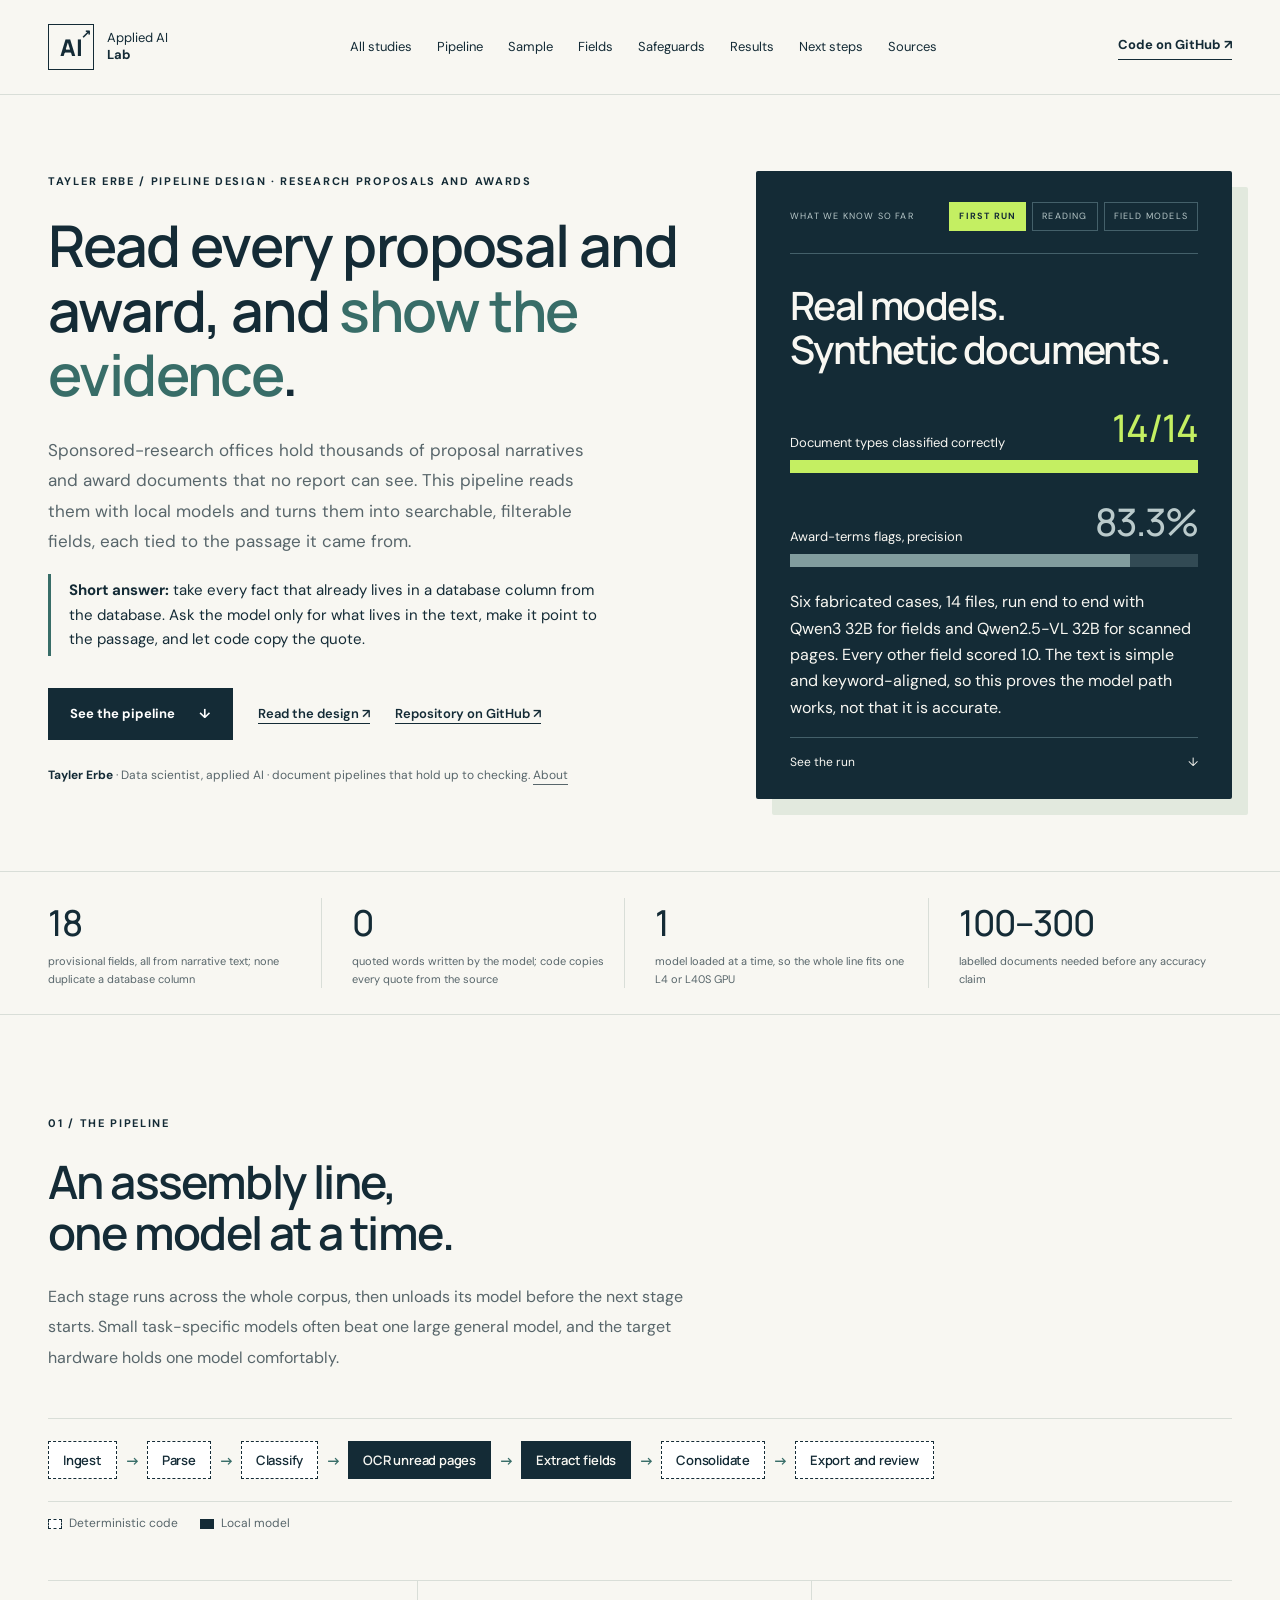
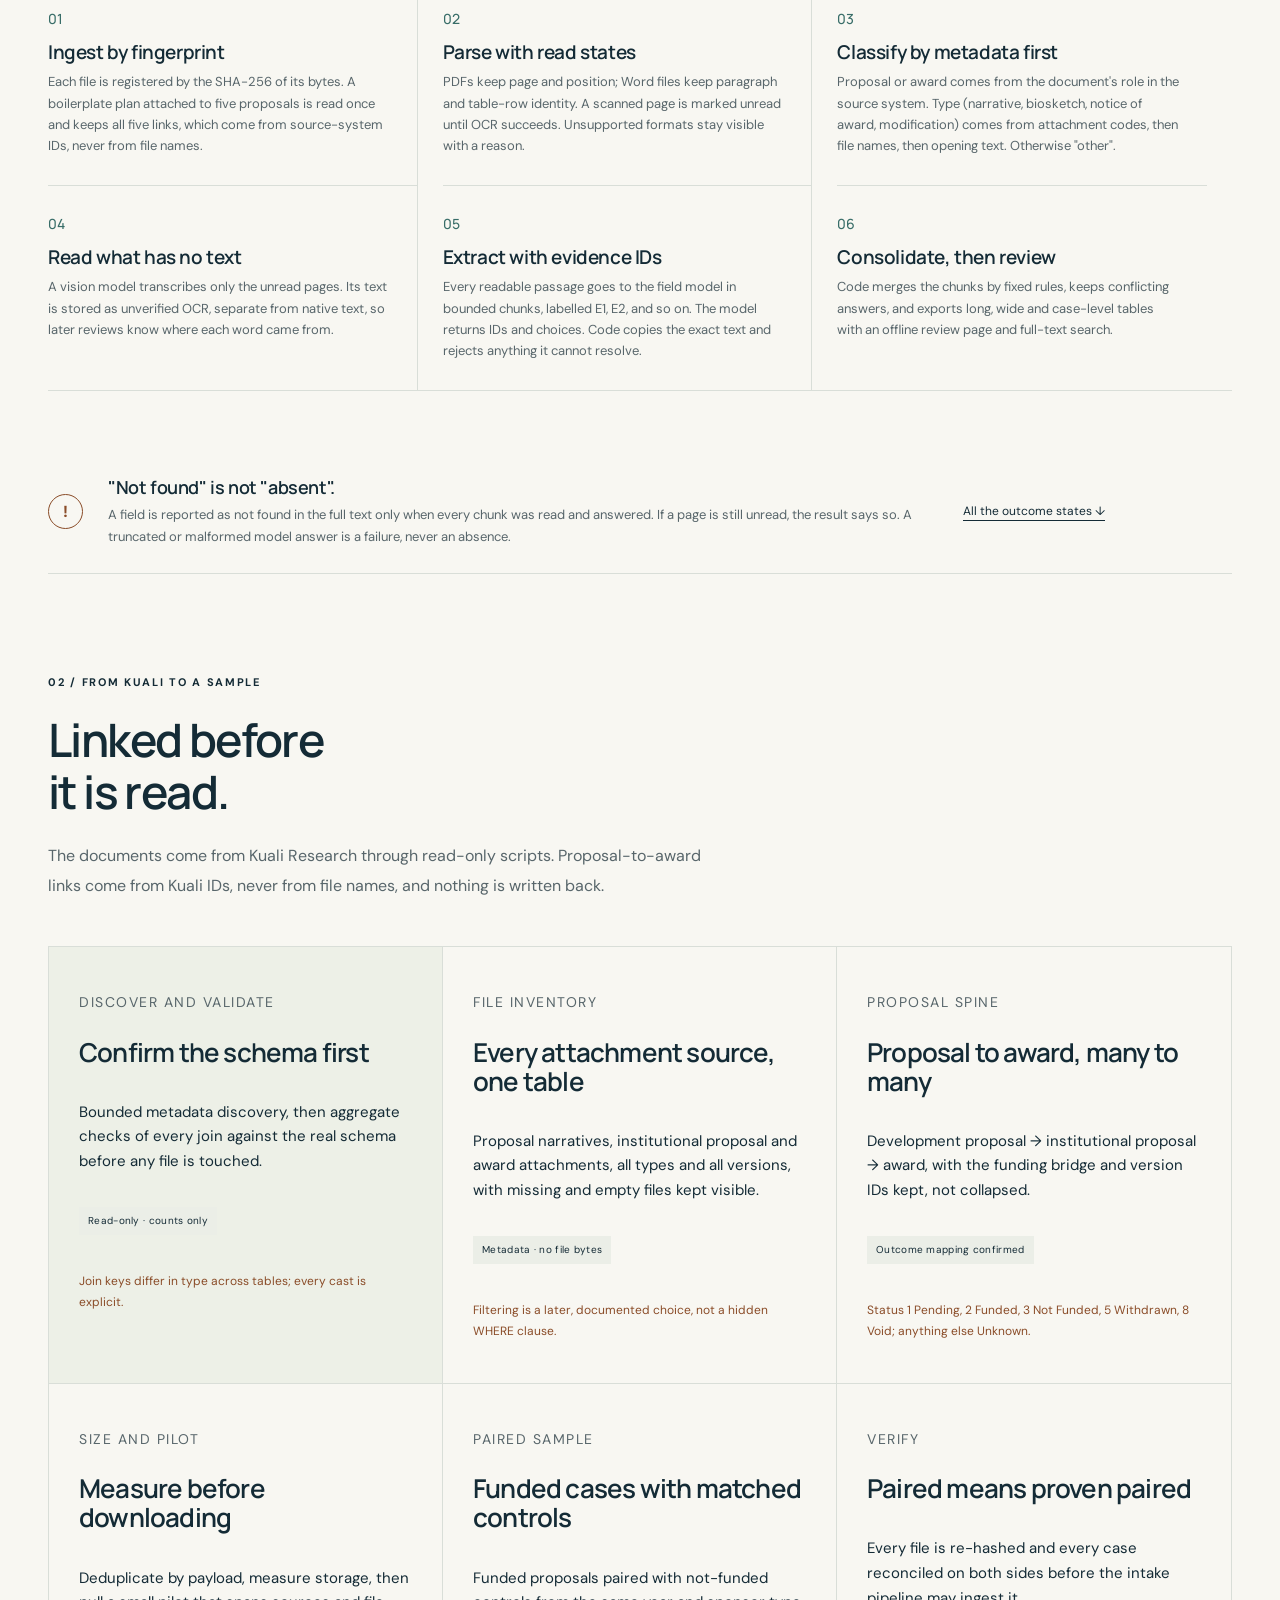
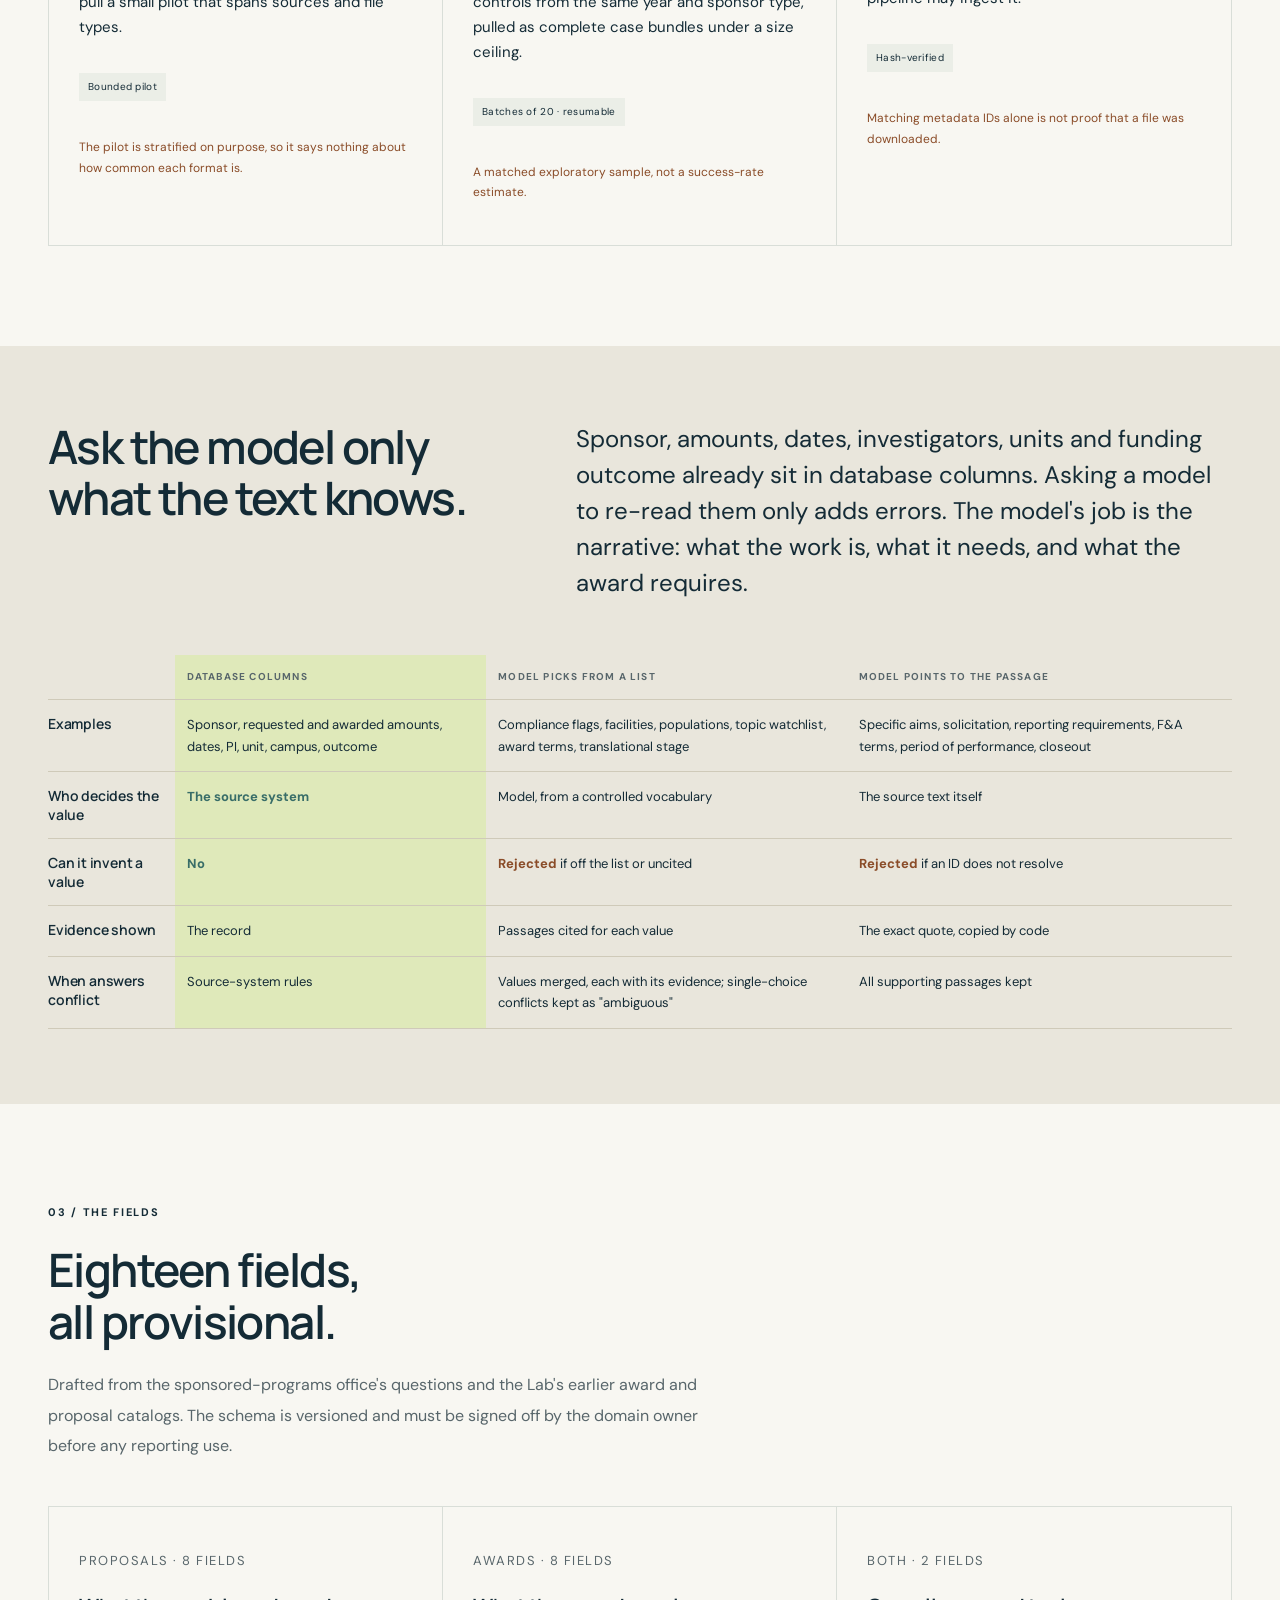
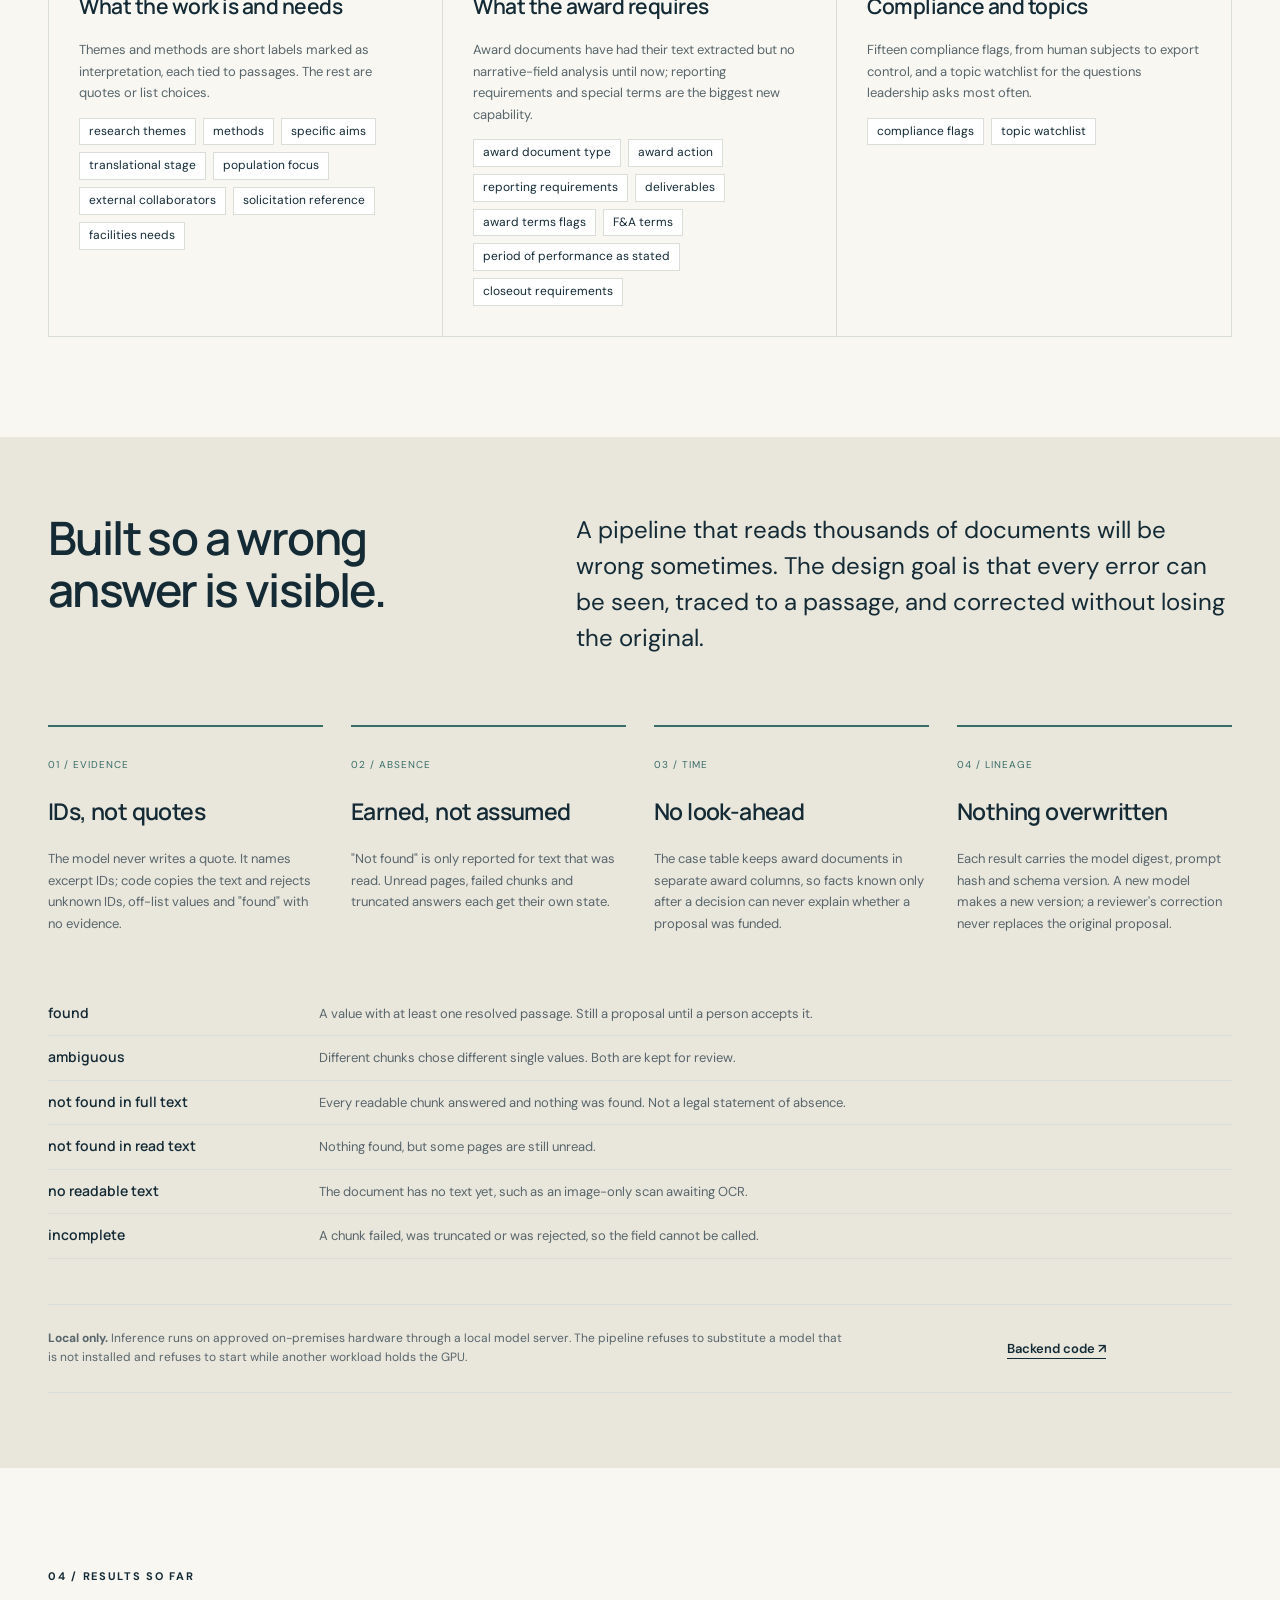
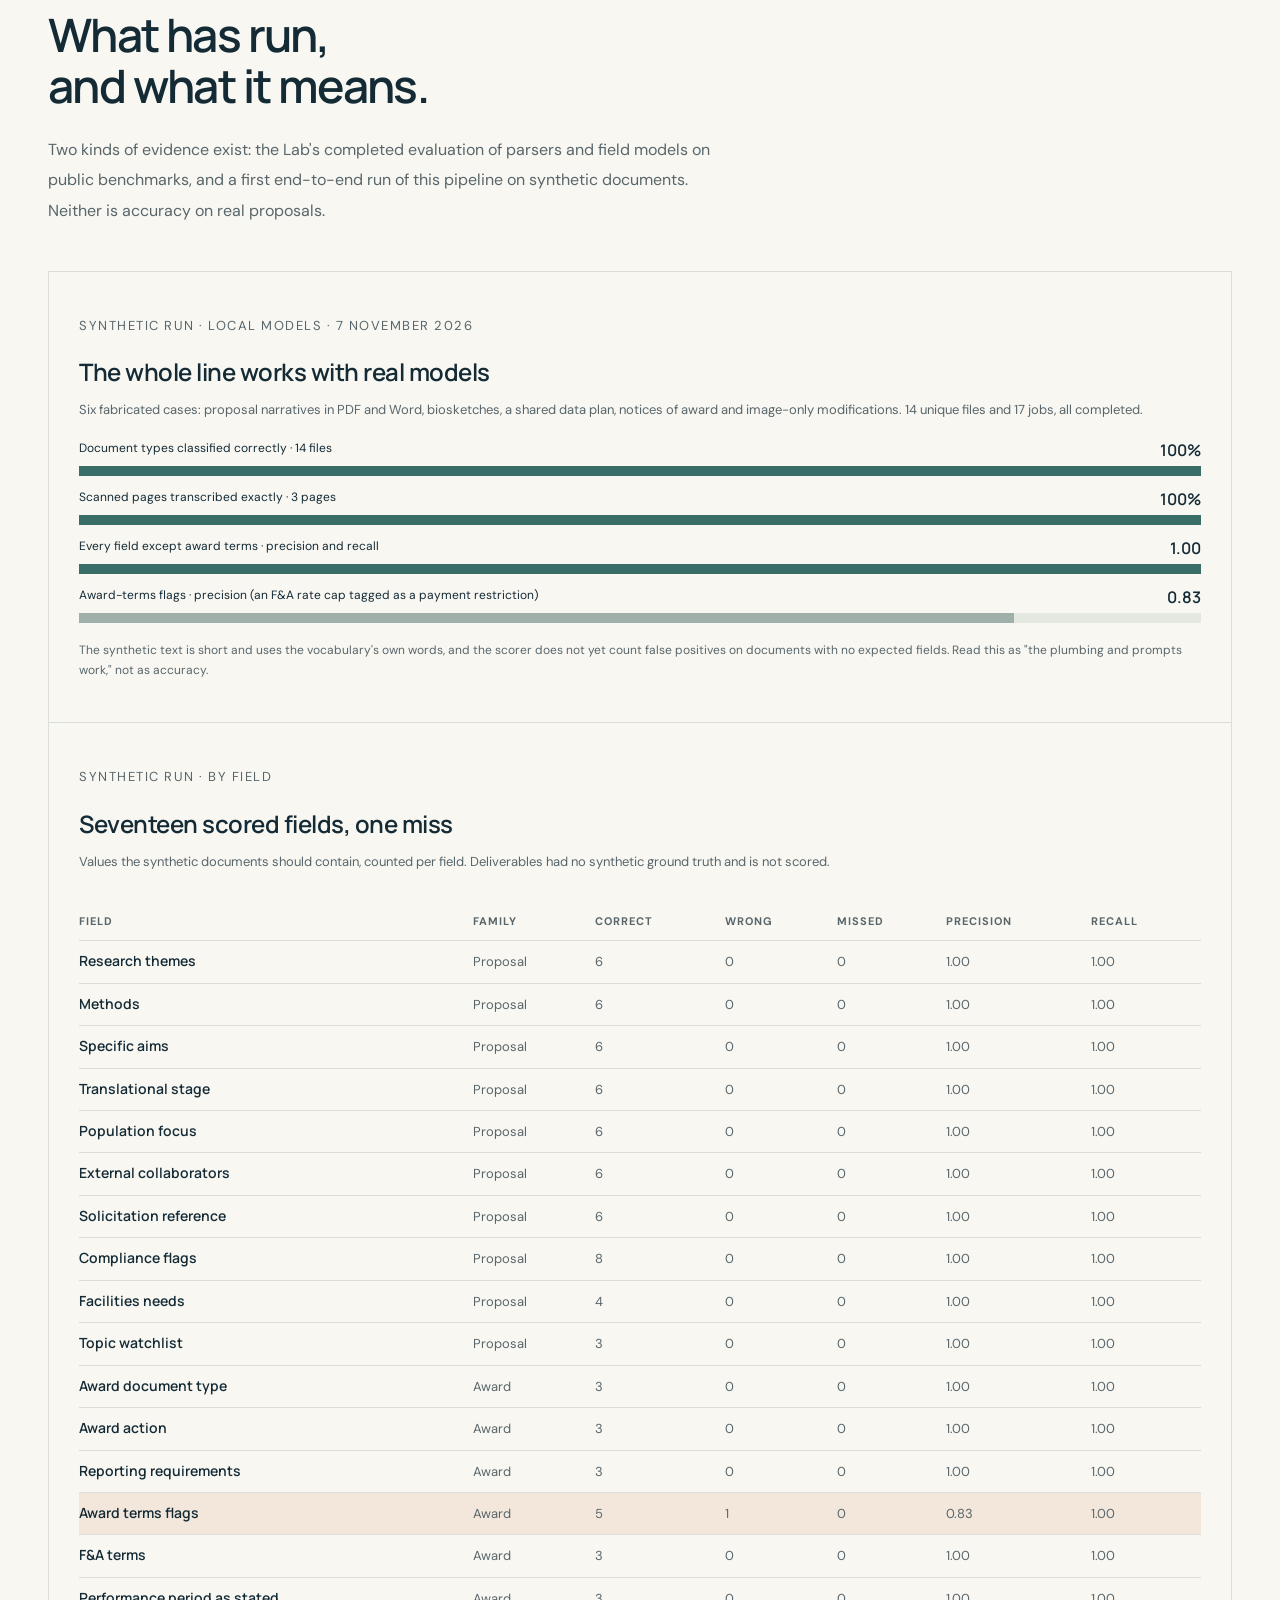
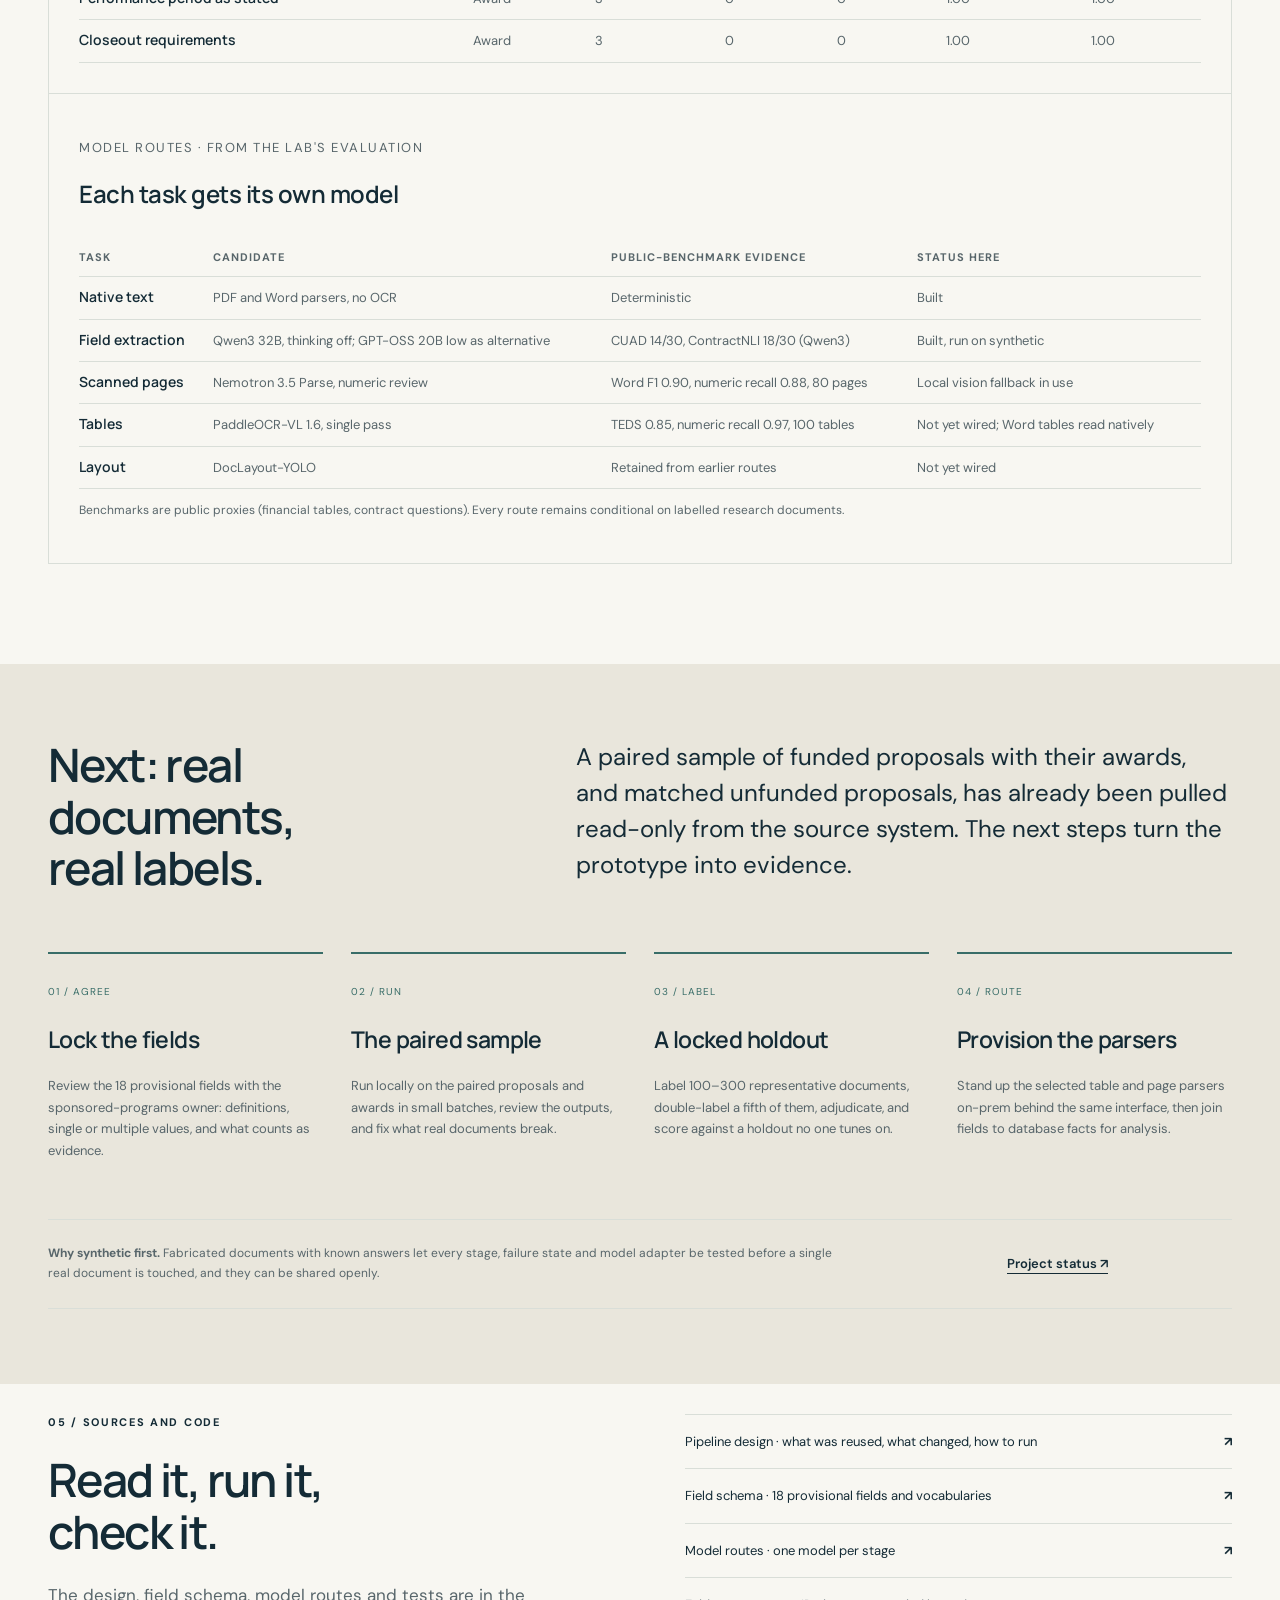
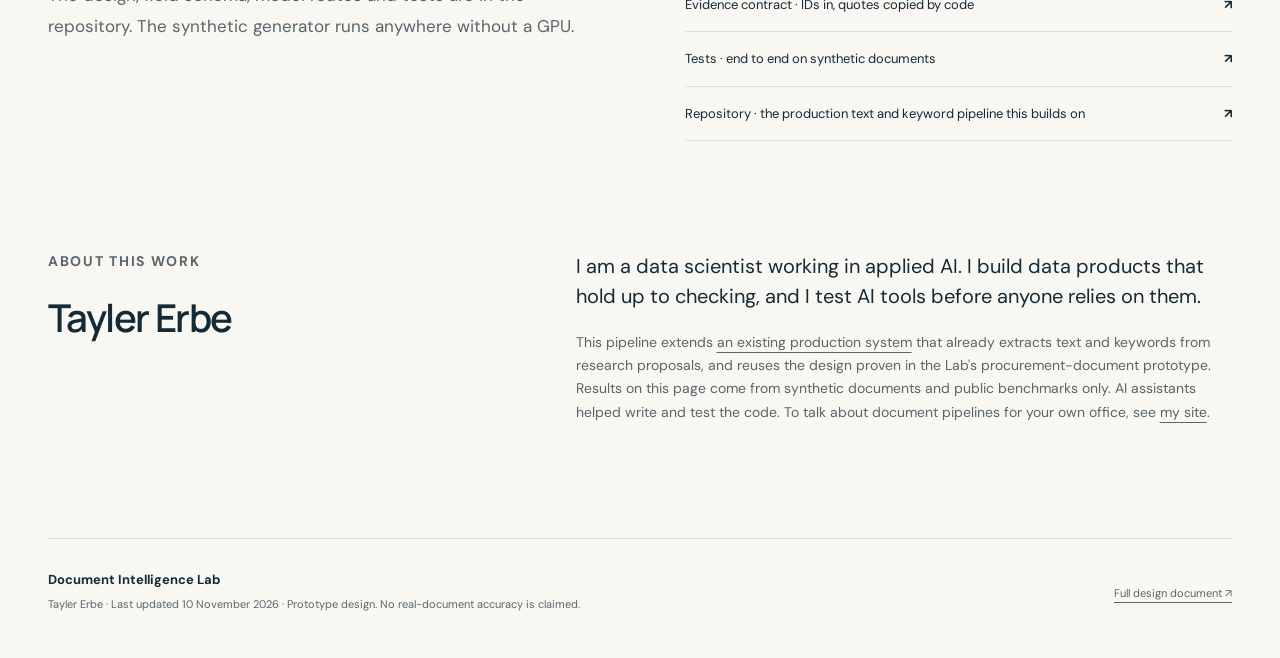
<file: docs/pipeline/index.html>
<!doctype html>
<html lang="en"><head><meta charset="utf-8"><meta name="viewport" content="width=device-width,initial-scale=1"><meta name="theme-color" content="#142b36">
<meta name="description" content="Design of a review-assisted pipeline that reads research proposals and awards, extracts narrative facts with local models, and shows the evidence for every value. By Tayler Erbe, Document Intelligence Lab.">
<title>Proposals and Awards, Read with Evidence · Document Intelligence Lab · Tayler Erbe</title>
<meta property="og:type" content="website"><meta property="og:title" content="Read every proposal and award, and show the evidence."><meta property="og:description" content="A review-assisted document pipeline for research proposals and awards: local models, evidence copied by code, and honest absence. By Tayler Erbe."><meta name="author" content="Tayler Erbe">
<link rel="icon" href="favicon.svg" type="image/svg+xml"><link rel="stylesheet" href="styles.css"><link rel="stylesheet" href="site.css"><link rel="stylesheet" href="brief.css"><link rel="stylesheet" href="pipeline.css"><script src="pipeline.js" defer></script></head>
<body>
<a href="#main" class="skip">Skip to content</a>
<header class="site-header">
<a href="https://taylererbe.com/" class="brand" aria-label="Tayler Erbe, home"><span class="brand-mark">AI<span>↗</span></span><span>Applied AI<br><strong>Lab</strong></span></a>
<nav aria-label="Main navigation"><a href="https://tayler-erbe.github.io/document-intelligence-lab/">All studies</a><a href="#line">Pipeline</a><a href="#sample">Sample</a><a href="#fields">Fields</a><a href="#safeguards">Safeguards</a><a href="#results">Results</a><a href="#next">Next steps</a><a href="#resources">Sources</a></nav>
<a class="repo-link" href="https://github.com/tayler-erbe/research-proposal-processing/tree/claude/happy-clarke-plqt0c/research_intake">Code on GitHub <span aria-hidden="true">↗</span></a>
</header>
<main id="main">

<section class="hero">
<div class="hero-copy">
<p class="eyebrow">TAYLER ERBE / PIPELINE DESIGN · RESEARCH PROPOSALS AND AWARDS</p>
<h1>Read every proposal and award, and <em>show the evidence</em>.</h1>
<p class="hero-deck">Sponsored-research offices hold thousands of proposal narratives and award documents that no report can see. This pipeline reads them with local models and turns them into searchable, filterable fields, each tied to the passage it came from.</p>
<p class="answer-line"><b>Short answer:</b> take every fact that already lives in a database column from the database. Ask the model only for what lives in the text, make it point to the passage, and let code copy the quote.</p>
<div class="hero-actions">
<a href="#line" class="button primary">See the pipeline <span aria-hidden="true">↓</span></a>
<a href="https://github.com/tayler-erbe/research-proposal-processing/blob/claude/happy-clarke-plqt0c/docs/RESEARCH_INTAKE.md" class="text-link">Read the design ↗</a>
<a href="https://github.com/tayler-erbe/research-proposal-processing" class="text-link">Repository on GitHub ↗</a>
</div>
<p class="author-line"><span><b>Tayler Erbe</b> · Data scientist, applied AI · document pipelines that hold up to checking. <a href="#about">About</a></span></p>
</div>
<div class="hero-figure" id="hero-figure">
<div class="figure-top"><span>WHAT WE KNOW SO FAR</span>
<div class="hero-tabs" role="tablist" aria-label="Headline results">
<button role="tab" aria-selected="true" aria-controls="hp-run" id="ht-run">First run</button>
<button role="tab" aria-selected="false" aria-controls="hp-read" id="ht-read" tabindex="-1">Reading</button>
<button role="tab" aria-selected="false" aria-controls="hp-fields" id="ht-fields" tabindex="-1">Field models</button>
</div></div>
<div class="hero-panel" id="hp-run" role="tabpanel" aria-labelledby="ht-run">
<h2>Real models.<br>Synthetic documents.</h2>
<div class="hero-bars" aria-label="Synthetic run with local models: document types correct 100 percent, award terms precision 83.3 percent">
<div><span>Document types classified correctly</span><strong>14/14</strong><i style="--bar:100%"></i></div>
<div class="muted-bar"><span>Award-terms flags, precision</span><strong>83.3%</strong><i style="--bar:83.3%"></i></div>
</div>
<p>Six fabricated cases, 14 files, run end to end with Qwen3 32B for fields and Qwen2.5-VL 32B for scanned pages. Every other field scored 1.0. The text is simple and keyword-aligned, so this proves the model path works, not that it is accurate.</p>
<a class="figure-source" href="#results">See the run <span>↓</span></a>
</div>
<div class="hero-panel" id="hp-read" role="tabpanel" aria-labelledby="ht-read" hidden>
<h2>Tables read well.<br>Page numbers need review.</h2>
<div class="hero-bars" aria-label="Numeric recall on public benchmarks: PaddleOCR-VL tables 97.4 percent, Nemotron Parse pages 88.2 percent">
<div><span>Tables · PaddleOCR-VL 1.6</span><strong>97.4%</strong><i style="--bar:97.4%"></i></div>
<div class="muted-bar"><span>Whole pages · Nemotron 3.5 Parse</span><strong>88.2%</strong><i style="--bar:88.2%"></i></div>
</div>
<p>Numeric recall from the Lab's completed parser evaluation on public benchmarks: 100 financial tables and 80 pages. Bag-of-numbers recall, not field-level accuracy on research documents.</p>
<a class="figure-source" href="#results">See the routes <span>↓</span></a>
</div>
<div class="hero-panel" id="hp-fields" role="tabpanel" aria-labelledby="ht-fields" hidden>
<h2>Field models are modest.<br>Keep a reviewer.</h2>
<div class="hero-bars" aria-label="Public contract-question benchmark: Qwen3 32B thinking off 14 of 30 on CUAD, 18 of 30 on ContractNLI">
<div><span>ContractNLI · Qwen3 32B, thinking off</span><strong>18/30</strong><i style="--bar:60%"></i></div>
<div class="muted-bar"><span>CUAD · same model</span><strong>14/30</strong><i style="--bar:46.7%"></i></div>
</div>
<p>On the balanced CUAD set an always-"absent" answer would score 15/30. That is why every value is a proposal for a person to accept, and why absence has to be earned.</p>
<a class="figure-source" href="#safeguards">See the safeguards <span>↓</span></a>
</div>
</div>
</section>

<section class="stat-strip" aria-label="Key facts">
<div><strong>18</strong><span>provisional fields, all from narrative text; none duplicate a database column</span></div>
<div><strong>0</strong><span>quoted words written by the model; code copies every quote from the source</span></div>
<div><strong>1</strong><span>model loaded at a time, so the whole line fits one L4 or L40S GPU</span></div>
<div><strong>100–300</strong><span>labelled documents needed before any accuracy claim</span></div>
</section>

<section class="section wrap" id="line">
<div class="section-head">
<p class="eyebrow">01 / THE PIPELINE</p>
<h2>An assembly line,<br>one model at a time.</h2>
<p>Each stage runs across the whole corpus, then unloads its model before the next stage starts. Small task-specific models often beat one large general model, and the target hardware holds one model comfortably.</p>
</div>
<ol class="flow" aria-label="Pipeline stages in order">
<li class="code">Ingest</li><li class="code">Parse</li><li class="code">Classify</li><li class="model">OCR unread pages</li><li class="model">Extract fields</li><li class="code">Consolidate</li><li class="code">Export and review</li>
</ol>
<div class="flow-key" aria-hidden="true"><span><i class="code"></i>Deterministic code</span><span><i class="model"></i>Local model</span></div>
<ol class="steps6">
<li><h3>Ingest by fingerprint</h3><p>Each file is registered by the SHA-256 of its bytes. A boilerplate plan attached to five proposals is read once and keeps all five links, which come from source-system IDs, never from file names.</p></li>
<li><h3>Parse with read states</h3><p>PDFs keep page and position; Word files keep paragraph and table-row identity. A scanned page is marked unread until OCR succeeds. Unsupported formats stay visible with a reason.</p></li>
<li><h3>Classify by metadata first</h3><p>Proposal or award comes from the document's role in the source system. Type (narrative, biosketch, notice of award, modification) comes from attachment codes, then file names, then opening text. Otherwise "other".</p></li>
<li><h3>Read what has no text</h3><p>A vision model transcribes only the unread pages. Its text is stored as unverified OCR, separate from native text, so later reviews know where each word came from.</p></li>
<li><h3>Extract with evidence IDs</h3><p>Every readable passage goes to the field model in bounded chunks, labelled E1, E2, and so on. The model returns IDs and choices. Code copies the exact text and rejects anything it cannot resolve.</p></li>
<li><h3>Consolidate, then review</h3><p>Code merges the chunks by fixed rules, keeps conflicting answers, and exports long, wide and case-level tables with an offline review page and full-text search.</p></li>
</ol>
<div class="finding-note"><span class="note-symbol" aria-hidden="true">!</span><div><h3>"Not found" is not "absent".</h3><p>A field is reported as not found in the full text only when every chunk was read and answered. If a page is still unread, the result says so. A truncated or malformed model answer is a failure, never an absence.</p></div><a href="#safeguards">All the outcome states ↓</a></div>
</section>

<section class="section wrap" id="sample" style="padding-top:0">
<div class="section-head">
<p class="eyebrow">02 / FROM KUALI TO A SAMPLE</p>
<h2>Linked before<br>it is read.</h2>
<p>The documents come from Kuali Research through read-only scripts. Proposal-to-award links come from Kuali IDs, never from file names, and nothing is written back.</p>
</div>
<div class="route-grid six">
<article class="route lead-route">
<p class="route-id">DISCOVER AND VALIDATE</p>
<h3>Confirm the schema first</h3>
<p class="why">Bounded metadata discovery, then aggregate checks of every join against the real schema before any file is touched.</p>
<span class="method-label">Read-only · counts only</span>
<p class="caution">Join keys differ in type across tables; every cast is explicit.</p>
</article>
<article class="route">
<p class="route-id">FILE INVENTORY</p>
<h3>Every attachment source, one table</h3>
<p class="why">Proposal narratives, institutional proposal and award attachments, all types and all versions, with missing and empty files kept visible.</p>
<span class="method-label">Metadata · no file bytes</span>
<p class="caution">Filtering is a later, documented choice, not a hidden WHERE clause.</p>
</article>
<article class="route">
<p class="route-id">PROPOSAL SPINE</p>
<h3>Proposal to award, many to many</h3>
<p class="why">Development proposal → institutional proposal → award, with the funding bridge and version IDs kept, not collapsed.</p>
<span class="method-label">Outcome mapping confirmed</span>
<p class="caution">Status 1 Pending, 2 Funded, 3 Not Funded, 5 Withdrawn, 8 Void; anything else Unknown.</p>
</article>
<article class="route">
<p class="route-id">SIZE AND PILOT</p>
<h3>Measure before downloading</h3>
<p class="why">Deduplicate by payload, measure storage, then pull a small pilot that spans sources and file types.</p>
<span class="method-label">Bounded pilot</span>
<p class="caution">The pilot is stratified on purpose, so it says nothing about how common each format is.</p>
</article>
<article class="route">
<p class="route-id">PAIRED SAMPLE</p>
<h3>Funded cases with matched controls</h3>
<p class="why">Funded proposals paired with not-funded controls from the same year and sponsor type, pulled as complete case bundles under a size ceiling.</p>
<span class="method-label">Batches of 20 · resumable</span>
<p class="caution">A matched exploratory sample, not a success-rate estimate.</p>
</article>
<article class="route">
<p class="route-id">VERIFY</p>
<h3>Paired means proven paired</h3>
<p class="why">Every file is re-hashed and every case reconciled on both sides before the intake pipeline may ingest it.</p>
<span class="method-label">Hash-verified</span>
<p class="caution">Matching metadata IDs alone is not proof that a file was downloaded.</p>
</article>
</div>
</section>

<section class="use-section" id="fields">
<div class="wrap">
<div class="use-layout">
<h2>Ask the model only<br>what the text knows.</h2>
<div><p class="large-copy">Sponsor, amounts, dates, investigators, units and funding outcome already sit in database columns. Asking a model to re-read them only adds errors. The model's job is the narrative: what the work is, what it needs, and what the award requires.</p></div>
</div>
<div class="compare-wrap" role="region" aria-label="Where each kind of fact comes from" tabindex="0">
<table class="compare">
<thead><tr><th scope="col"></th><th scope="col" class="rules">Database columns</th><th scope="col">Model picks from a list</th><th scope="col">Model points to the passage</th></tr></thead>
<tbody>
<tr><th scope="row">Examples</th><td class="rules">Sponsor, requested and awarded amounts, dates, PI, unit, campus, outcome</td><td>Compliance flags, facilities, populations, topic watchlist, award terms, translational stage</td><td>Specific aims, solicitation, reporting requirements, F&amp;A terms, period of performance, closeout</td></tr>
<tr><th scope="row">Who decides the value</th><td class="rules"><span class="yes">The source system</span></td><td>Model, from a controlled vocabulary</td><td>The source text itself</td></tr>
<tr><th scope="row">Can it invent a value</th><td class="rules"><span class="yes">No</span></td><td><span class="no">Rejected</span> if off the list or uncited</td><td><span class="no">Rejected</span> if an ID does not resolve</td></tr>
<tr><th scope="row">Evidence shown</th><td class="rules">The record</td><td>Passages cited for each value</td><td>The exact quote, copied by code</td></tr>
<tr><th scope="row">When answers conflict</th><td class="rules">Source-system rules</td><td>Values merged, each with its evidence; single-choice conflicts kept as "ambiguous"</td><td>All supporting passages kept</td></tr>
</tbody>
</table>
</div>
</div>
</section>

<section class="section wrap" id="fields-list">
<div class="section-head">
<p class="eyebrow">03 / THE FIELDS</p>
<h2>Eighteen fields,<br>all provisional.</h2>
<p>Drafted from the sponsored-programs office's questions and the Lab's earlier award and proposal catalogs. The schema is versioned and must be signed off by the domain owner before any reporting use.</p>
</div>
<div class="results-band">
<article><p class="route-id">PROPOSALS · 8 FIELDS</p><h3>What the work is and needs</h3><p>Themes and methods are short labels marked as interpretation, each tied to passages. The rest are quotes or list choices.</p>
<ul class="field-list"><li>research themes</li><li>methods</li><li>specific aims</li><li>translational stage</li><li>population focus</li><li>external collaborators</li><li>solicitation reference</li><li>facilities needs</li></ul></article>
<article><p class="route-id">AWARDS · 8 FIELDS</p><h3>What the award requires</h3><p>Award documents have had their text extracted but no narrative-field analysis until now; reporting requirements and special terms are the biggest new capability.</p>
<ul class="field-list"><li>award document type</li><li>award action</li><li>reporting requirements</li><li>deliverables</li><li>award terms flags</li><li>F&amp;A terms</li><li>period of performance as stated</li><li>closeout requirements</li></ul></article>
<article><p class="route-id">BOTH · 2 FIELDS</p><h3>Compliance and topics</h3><p>Fifteen compliance flags, from human subjects to export control, and a topic watchlist for the questions leadership asks most often.</p>
<ul class="field-list"><li>compliance flags</li><li>topic watchlist</li></ul></article>
</div>
</section>

<section class="use-section" id="safeguards">
<div class="wrap">
<div class="use-layout">
<h2>Built so a wrong<br>answer is visible.</h2>
<div><p class="large-copy">A pipeline that reads thousands of documents will be wrong sometimes. The design goal is that every error can be seen, traced to a passage, and corrected without losing the original.</p></div>
</div>
<div class="roadmap" style="margin-top:45px">
<article><span>01 / EVIDENCE</span><h3>IDs, not quotes</h3><p>The model never writes a quote. It names excerpt IDs; code copies the text and rejects unknown IDs, off-list values and "found" with no evidence.</p></article>
<article><span>02 / ABSENCE</span><h3>Earned, not assumed</h3><p>"Not found" is only reported for text that was read. Unread pages, failed chunks and truncated answers each get their own state.</p></article>
<article><span>03 / TIME</span><h3>No look-ahead</h3><p>The case table keeps award documents in separate award columns, so facts known only after a decision can never explain whether a proposal was funded.</p></article>
<article><span>04 / LINEAGE</span><h3>Nothing overwritten</h3><p>Each result carries the model digest, prompt hash and schema version. A new model makes a new version; a reviewer's correction never replaces the original proposal.</p></article>
</div>
<table class="outcomes" style="margin-top:45px" aria-label="Field outcome states">
<tbody>
<tr><th>found</th><td>A value with at least one resolved passage. Still a proposal until a person accepts it.</td></tr>
<tr><th>ambiguous</th><td>Different chunks chose different single values. Both are kept for review.</td></tr>
<tr><th>not found in full text</th><td>Every readable chunk answered and nothing was found. Not a legal statement of absence.</td></tr>
<tr><th>not found in read text</th><td>Nothing found, but some pages are still unread.</td></tr>
<tr><th>no readable text</th><td>The document has no text yet, such as an image-only scan awaiting OCR.</td></tr>
<tr><th>incomplete</th><td>A chunk failed, was truncated or was rejected, so the field cannot be called.</td></tr>
</tbody>
</table>
<div class="next-footer"><p><strong>Local only.</strong> Inference runs on approved on-premises hardware through a local model server. The pipeline refuses to substitute a model that is not installed and refuses to start while another workload holds the GPU.</p><a class="text-link" href="https://github.com/tayler-erbe/research-proposal-processing/blob/claude/happy-clarke-plqt0c/research_intake/backends.py">Backend code ↗</a></div>
</div>
</section>

<section class="section wrap" id="results">
<div class="section-head">
<p class="eyebrow">04 / RESULTS SO FAR</p>
<h2>What has run,<br>and what it means.</h2>
<p>Two kinds of evidence exist: the Lab's completed evaluation of parsers and field models on public benchmarks, and a first end-to-end run of this pipeline on synthetic documents. Neither is accuracy on real proposals.</p>
</div>
<div class="results-band one">
<article>
<p class="route-id">SYNTHETIC RUN · LOCAL MODELS · 7 NOVEMBER 2026</p>
<h3>The whole line works with real models</h3>
<p>Six fabricated cases: proposal narratives in PDF and Word, biosketches, a shared data plan, notices of award and image-only modifications. 14 unique files and 17 jobs, all completed.</p>
<div class="mini-bars" aria-label="Synthetic run results">
<div><span>Document types classified correctly · 14 files</span><strong>100%</strong><i style="--bar:100%"></i></div>
<div><span>Scanned pages transcribed exactly · 3 pages</span><strong>100%</strong><i style="--bar:100%"></i></div>
<div><span>Every field except award terms · precision and recall</span><strong>1.00</strong><i style="--bar:100%"></i></div>
<div><span>Award-terms flags · precision (an F&amp;A rate cap tagged as a payment restriction)</span><strong>0.83</strong><i class="muted" style="--bar:83.3%"></i></div>
</div>
<p class="chart-note">The synthetic text is short and uses the vocabulary's own words, and the scorer does not yet count false positives on documents with no expected fields. Read this as "the plumbing and prompts work," not as accuracy.</p>
</article>
<article>
<p class="route-id">SYNTHETIC RUN · BY FIELD</p>
<h3>Seventeen scored fields, one miss</h3>
<p>Values the synthetic documents should contain, counted per field. Deliverables had no synthetic ground truth and is not scored.</p>
<div class="compare-wrap" role="region" aria-label="Synthetic run scores by field" tabindex="0">
<table class="route-table score-table">
<thead><tr><th>Field</th><th>Family</th><th>Correct</th><th>Wrong</th><th>Missed</th><th>Precision</th><th>Recall</th></tr></thead>
<tbody>
<tr><td>Research themes</td><td>Proposal</td><td>6</td><td>0</td><td>0</td><td>1.00</td><td>1.00</td></tr>
<tr><td>Methods</td><td>Proposal</td><td>6</td><td>0</td><td>0</td><td>1.00</td><td>1.00</td></tr>
<tr><td>Specific aims</td><td>Proposal</td><td>6</td><td>0</td><td>0</td><td>1.00</td><td>1.00</td></tr>
<tr><td>Translational stage</td><td>Proposal</td><td>6</td><td>0</td><td>0</td><td>1.00</td><td>1.00</td></tr>
<tr><td>Population focus</td><td>Proposal</td><td>6</td><td>0</td><td>0</td><td>1.00</td><td>1.00</td></tr>
<tr><td>External collaborators</td><td>Proposal</td><td>6</td><td>0</td><td>0</td><td>1.00</td><td>1.00</td></tr>
<tr><td>Solicitation reference</td><td>Proposal</td><td>6</td><td>0</td><td>0</td><td>1.00</td><td>1.00</td></tr>
<tr><td>Compliance flags</td><td>Proposal</td><td>8</td><td>0</td><td>0</td><td>1.00</td><td>1.00</td></tr>
<tr><td>Facilities needs</td><td>Proposal</td><td>4</td><td>0</td><td>0</td><td>1.00</td><td>1.00</td></tr>
<tr><td>Topic watchlist</td><td>Proposal</td><td>3</td><td>0</td><td>0</td><td>1.00</td><td>1.00</td></tr>
<tr><td>Award document type</td><td>Award</td><td>3</td><td>0</td><td>0</td><td>1.00</td><td>1.00</td></tr>
<tr><td>Award action</td><td>Award</td><td>3</td><td>0</td><td>0</td><td>1.00</td><td>1.00</td></tr>
<tr><td>Reporting requirements</td><td>Award</td><td>3</td><td>0</td><td>0</td><td>1.00</td><td>1.00</td></tr>
<tr class="miss"><td>Award terms flags</td><td>Award</td><td>5</td><td>1</td><td>0</td><td>0.83</td><td>1.00</td></tr>
<tr><td>F&amp;A terms</td><td>Award</td><td>3</td><td>0</td><td>0</td><td>1.00</td><td>1.00</td></tr>
<tr><td>Performance period as stated</td><td>Award</td><td>3</td><td>0</td><td>0</td><td>1.00</td><td>1.00</td></tr>
<tr><td>Closeout requirements</td><td>Award</td><td>3</td><td>0</td><td>0</td><td>1.00</td><td>1.00</td></tr>
</tbody>
</table>
</div>
</article>
<article>
<p class="route-id">MODEL ROUTES · FROM THE LAB'S EVALUATION</p>
<h3>Each task gets its own model</h3>
<div class="compare-wrap" role="region" aria-label="Model routes" tabindex="0">
<table class="route-table">
<thead><tr><th>Task</th><th>Candidate</th><th>Public-benchmark evidence</th><th>Status here</th></tr></thead>
<tbody>
<tr><td>Native text</td><td>PDF and Word parsers, no OCR</td><td>Deterministic</td><td>Built</td></tr>
<tr><td>Field extraction</td><td>Qwen3 32B, thinking off; GPT-OSS 20B low as alternative</td><td>CUAD 14/30, ContractNLI 18/30 (Qwen3)</td><td>Built, run on synthetic</td></tr>
<tr><td>Scanned pages</td><td>Nemotron 3.5 Parse, numeric review</td><td>Word F1 0.90, numeric recall 0.88, 80 pages</td><td>Local vision fallback in use</td></tr>
<tr><td>Tables</td><td>PaddleOCR-VL 1.6, single pass</td><td>TEDS 0.85, numeric recall 0.97, 100 tables</td><td>Not yet wired; Word tables read natively</td></tr>
<tr><td>Layout</td><td>DocLayout-YOLO</td><td>Retained from earlier routes</td><td>Not yet wired</td></tr>
</tbody>
</table>
</div>
<p class="chart-note">Benchmarks are public proxies (financial tables, contract questions). Every route remains conditional on labelled research documents.</p>
</article>
</div>
</section>

<section class="use-section" id="next">
<div class="wrap">
<div class="use-layout">
<h2>Next: real documents,<br>real labels.</h2>
<div><p class="large-copy">A paired sample of funded proposals with their awards, and matched unfunded proposals, has already been pulled read-only from the source system. The next steps turn the prototype into evidence.</p></div>
</div>
<div class="roadmap" style="margin-top:45px">
<article><span>01 / AGREE</span><h3>Lock the fields</h3><p>Review the 18 provisional fields with the sponsored-programs owner: definitions, single or multiple values, and what counts as evidence.</p></article>
<article><span>02 / RUN</span><h3>The paired sample</h3><p>Run locally on the paired proposals and awards in small batches, review the outputs, and fix what real documents break.</p></article>
<article><span>03 / LABEL</span><h3>A locked holdout</h3><p>Label 100–300 representative documents, double-label a fifth of them, adjudicate, and score against a holdout no one tunes on.</p></article>
<article><span>04 / ROUTE</span><h3>Provision the parsers</h3><p>Stand up the selected table and page parsers on-prem behind the same interface, then join fields to database facts for analysis.</p></article>
</div>
<div class="next-footer"><p><strong>Why synthetic first.</strong> Fabricated documents with known answers let every stage, failure state and model adapter be tested before a single real document is touched, and they can be shared openly.</p><a class="text-link" href="https://github.com/tayler-erbe/research-proposal-processing/blob/claude/happy-clarke-plqt0c/docs/STATUS.md">Project status ↗</a></div>
</div>
</section>

<section class="resources wrap" id="resources">
<div>
<p class="eyebrow">05 / SOURCES AND CODE</p>
<h2>Read it, run it,<br>check it.</h2>
<p class="hero-deck">The design, field schema, model routes and tests are in the repository. The synthetic generator runs anywhere without a GPU.</p>
</div>
<div class="resource-links">
<a href="https://github.com/tayler-erbe/research-proposal-processing/blob/claude/happy-clarke-plqt0c/docs/RESEARCH_INTAKE.md"><span>Pipeline design · what was reused, what changed, how to run</span><b>↗</b></a>
<a href="https://github.com/tayler-erbe/research-proposal-processing/blob/claude/happy-clarke-plqt0c/research_intake/config/fields.json"><span>Field schema · 18 provisional fields and vocabularies</span><b>↗</b></a>
<a href="https://github.com/tayler-erbe/research-proposal-processing/blob/claude/happy-clarke-plqt0c/research_intake/config/routes.json"><span>Model routes · one model per stage</span><b>↗</b></a>
<a href="https://github.com/tayler-erbe/research-proposal-processing/blob/claude/happy-clarke-plqt0c/research_intake/evidence.py"><span>Evidence contract · IDs in, quotes copied by code</span><b>↗</b></a>
<a href="https://github.com/tayler-erbe/research-proposal-processing/blob/claude/happy-clarke-plqt0c/tests/test_research_intake.py"><span>Tests · end to end on synthetic documents</span><b>↗</b></a>
<a href="https://github.com/tayler-erbe/research-proposal-processing"><span>Repository · the production text and keyword pipeline this builds on</span><b>↗</b></a>
</div>
</section>

<section class="section wrap" id="about" style="padding-top:20px">
<div class="use-layout">
<div><p class="eyebrow">ABOUT THIS WORK</p><h2 style="font-size:clamp(30px,3vw,42px)">Tayler Erbe</h2></div>
<div>
<p class="large-copy" style="font-size:20px">I am a data scientist working in applied AI. I build data products that hold up to checking, and I test AI tools before anyone relies on them.</p>
<p>This pipeline extends <a href="https://taylererbe.com/research-proposal-processing.html">an existing production system</a> that already extracts text and keywords from research proposals, and reuses the design proven in the Lab's procurement-document prototype. Results on this page come from synthetic documents and public benchmarks only. AI assistants helped write and test the code. To talk about document pipelines for your own office, see <a href="https://taylererbe.com/">my site</a>.</p>
</div>
</div>
</section>
</main>
<footer class="wrap">
<div><strong>Document Intelligence Lab</strong><p>Tayler Erbe · Last updated 10 November 2026 · Prototype design. No real-document accuracy is claimed.</p></div>
<a href="https://github.com/tayler-erbe/research-proposal-processing/blob/claude/happy-clarke-plqt0c/docs/RESEARCH_INTAKE.md">Full design document ↗</a>
</footer>
</body>
</html>
</file>
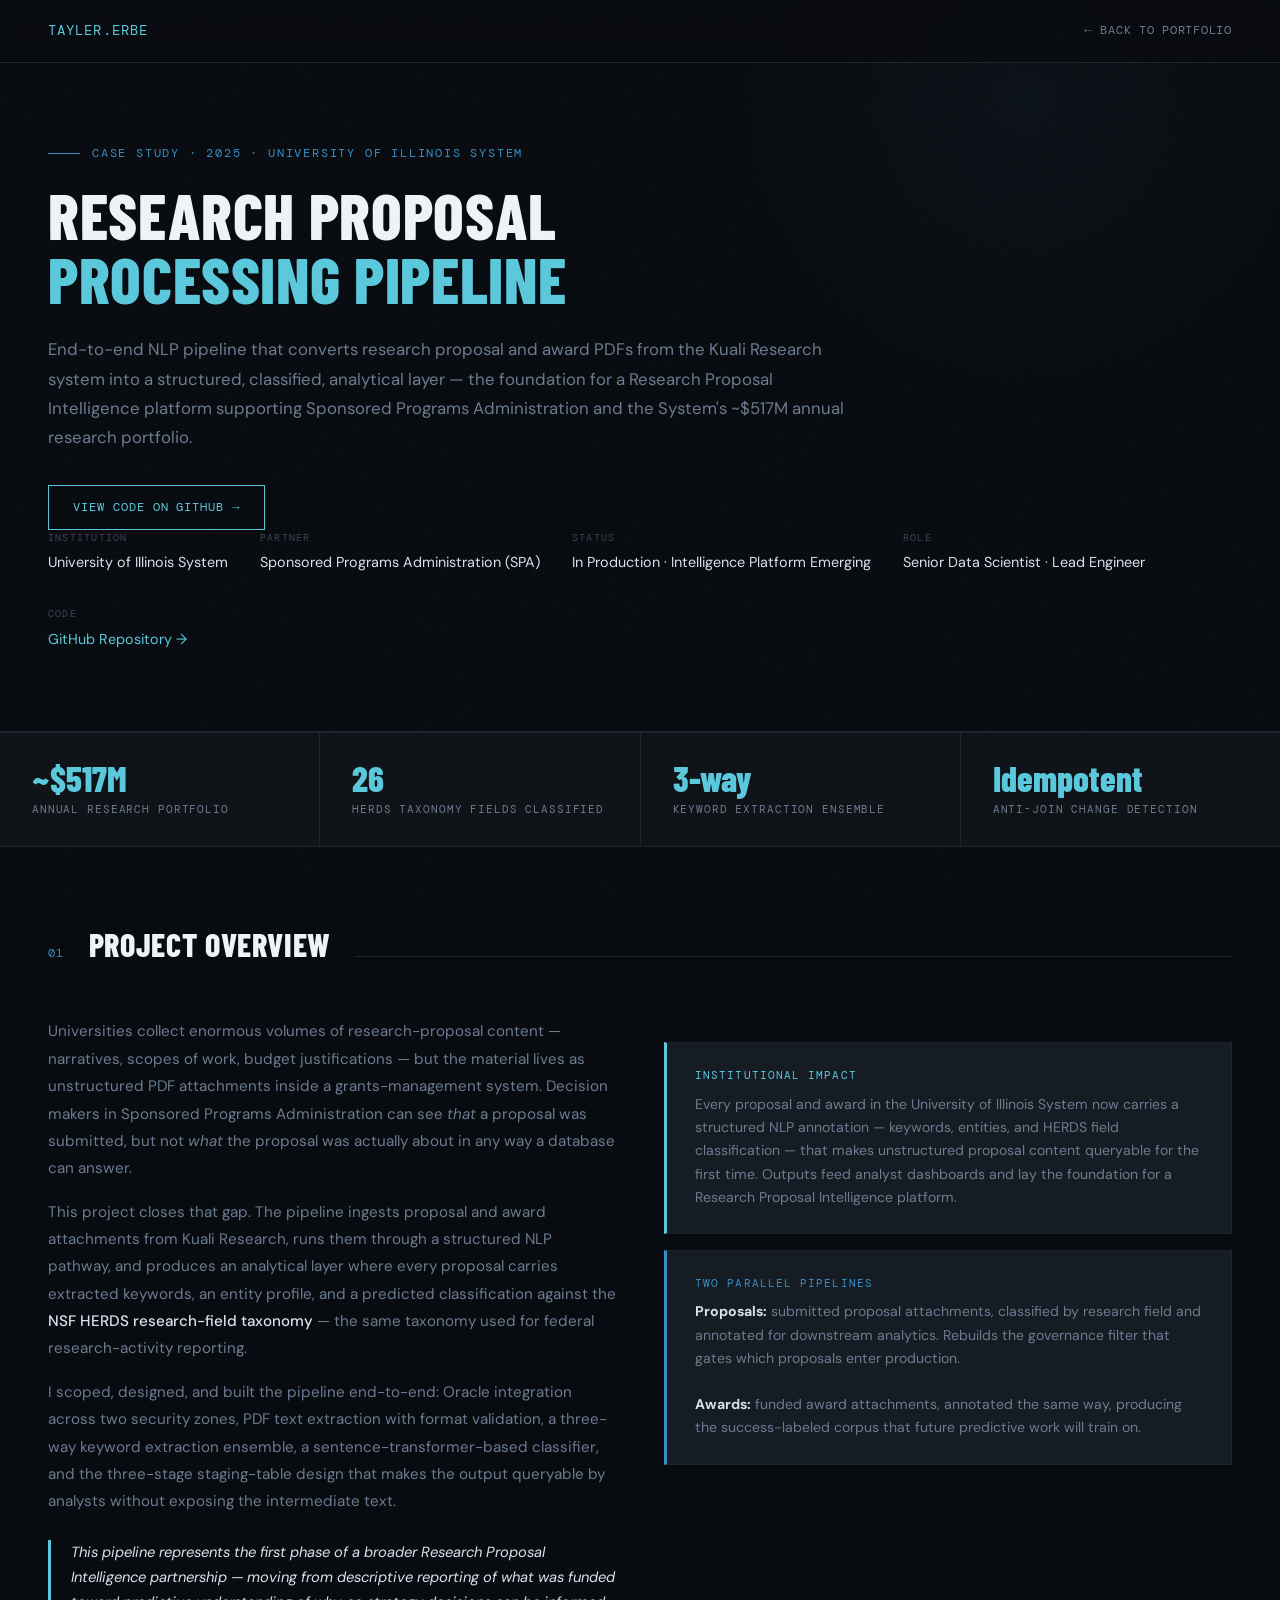
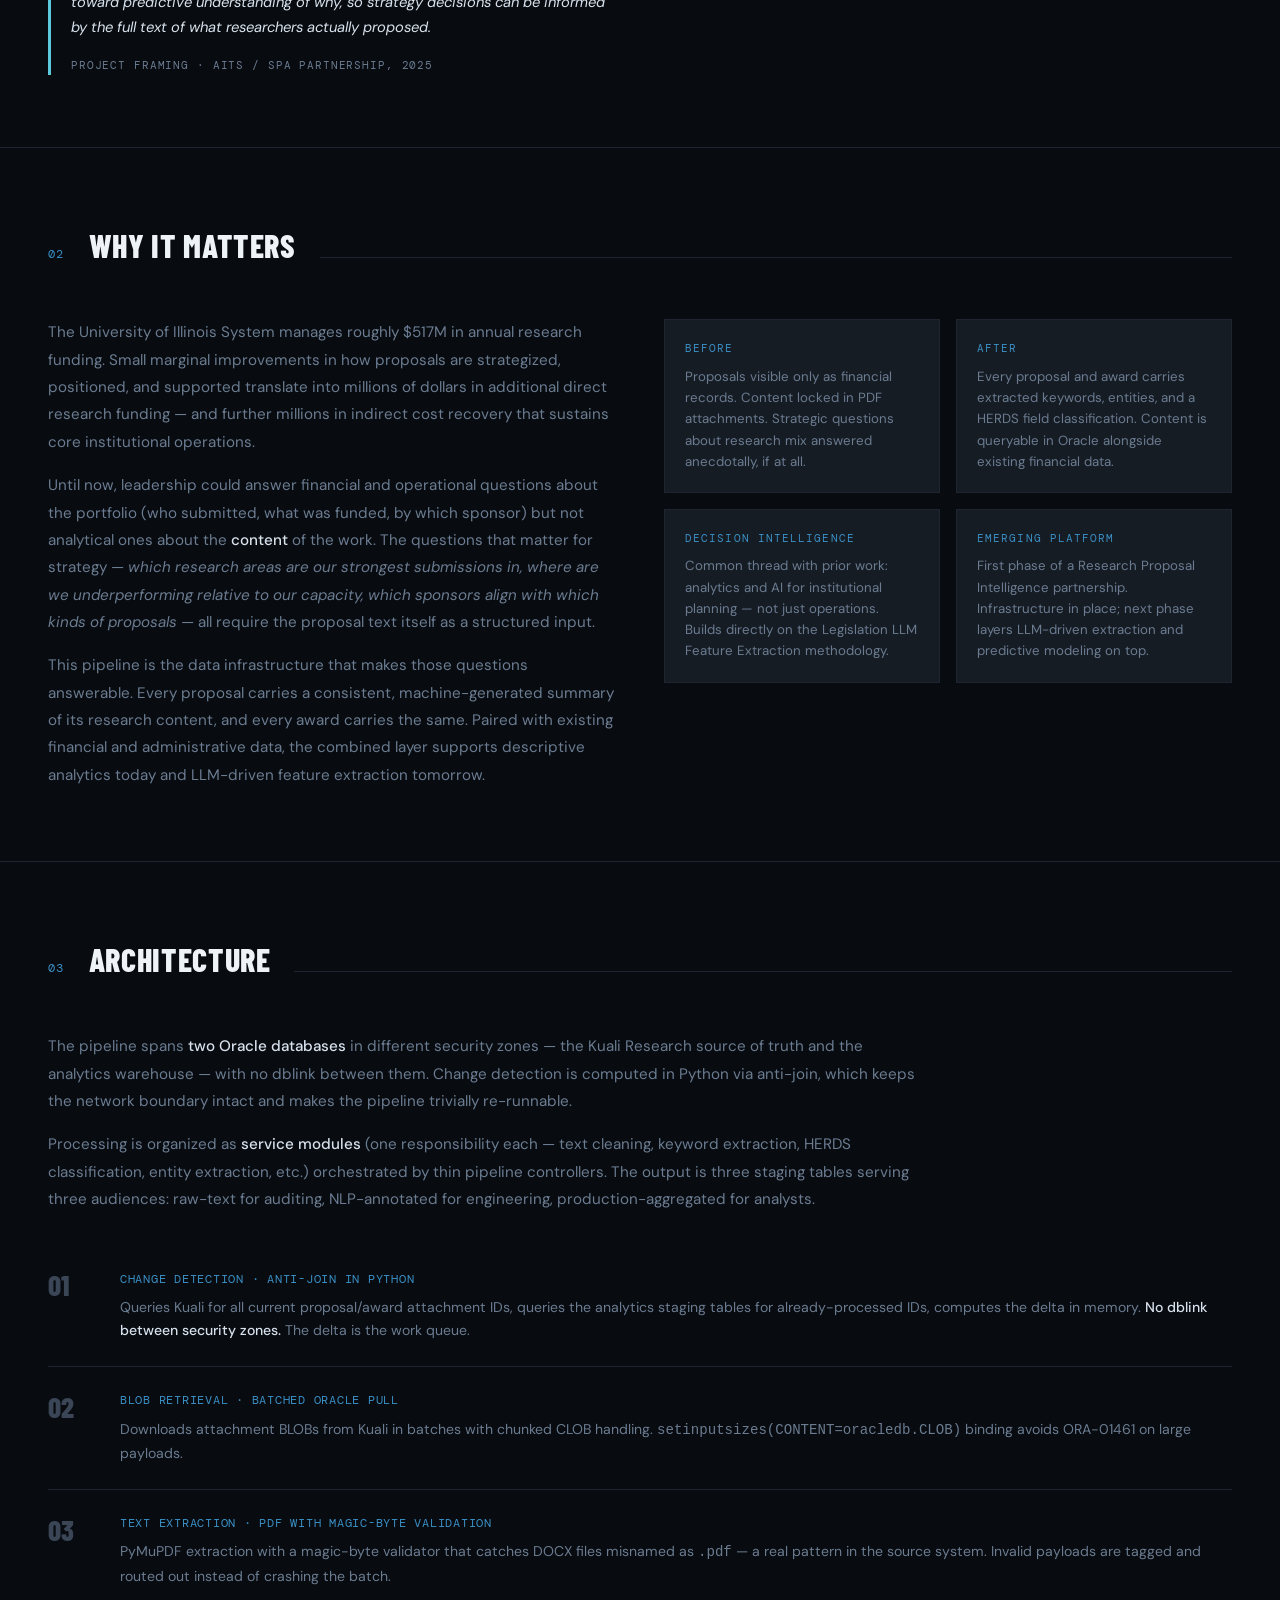
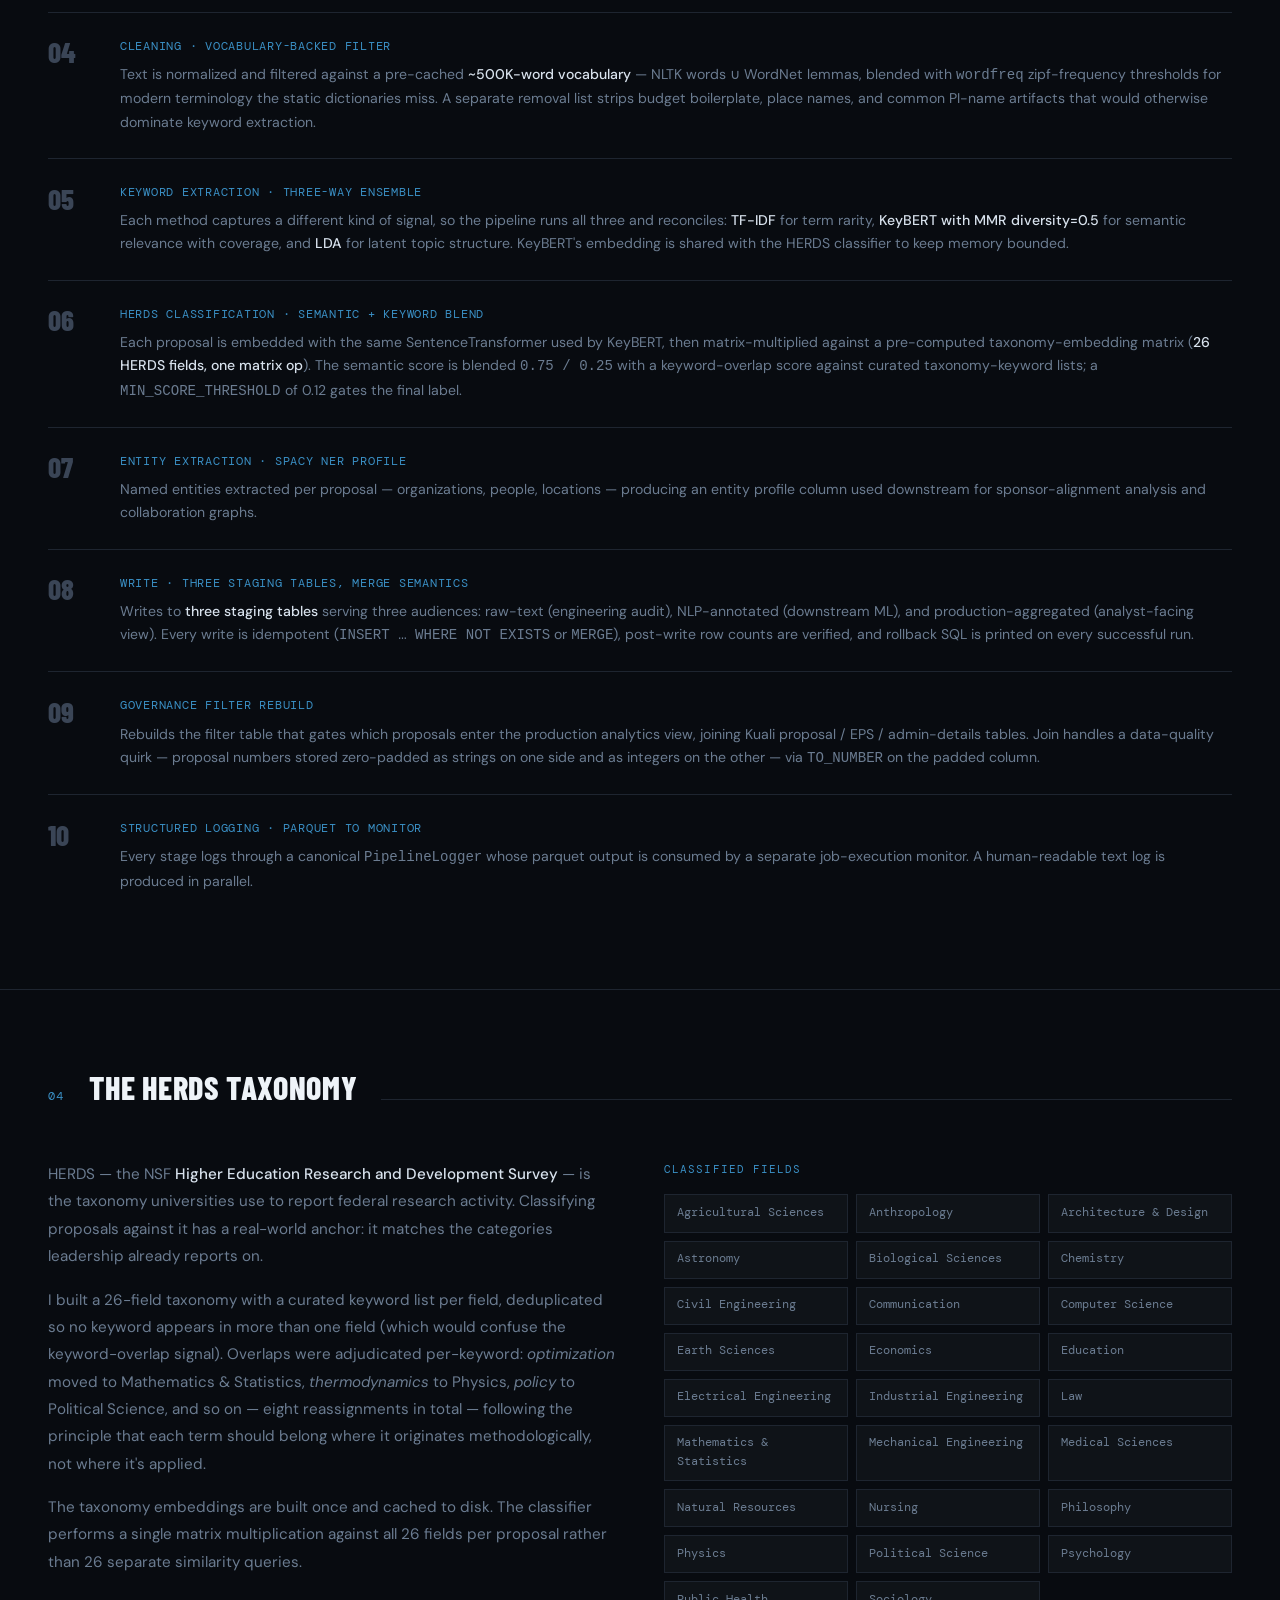
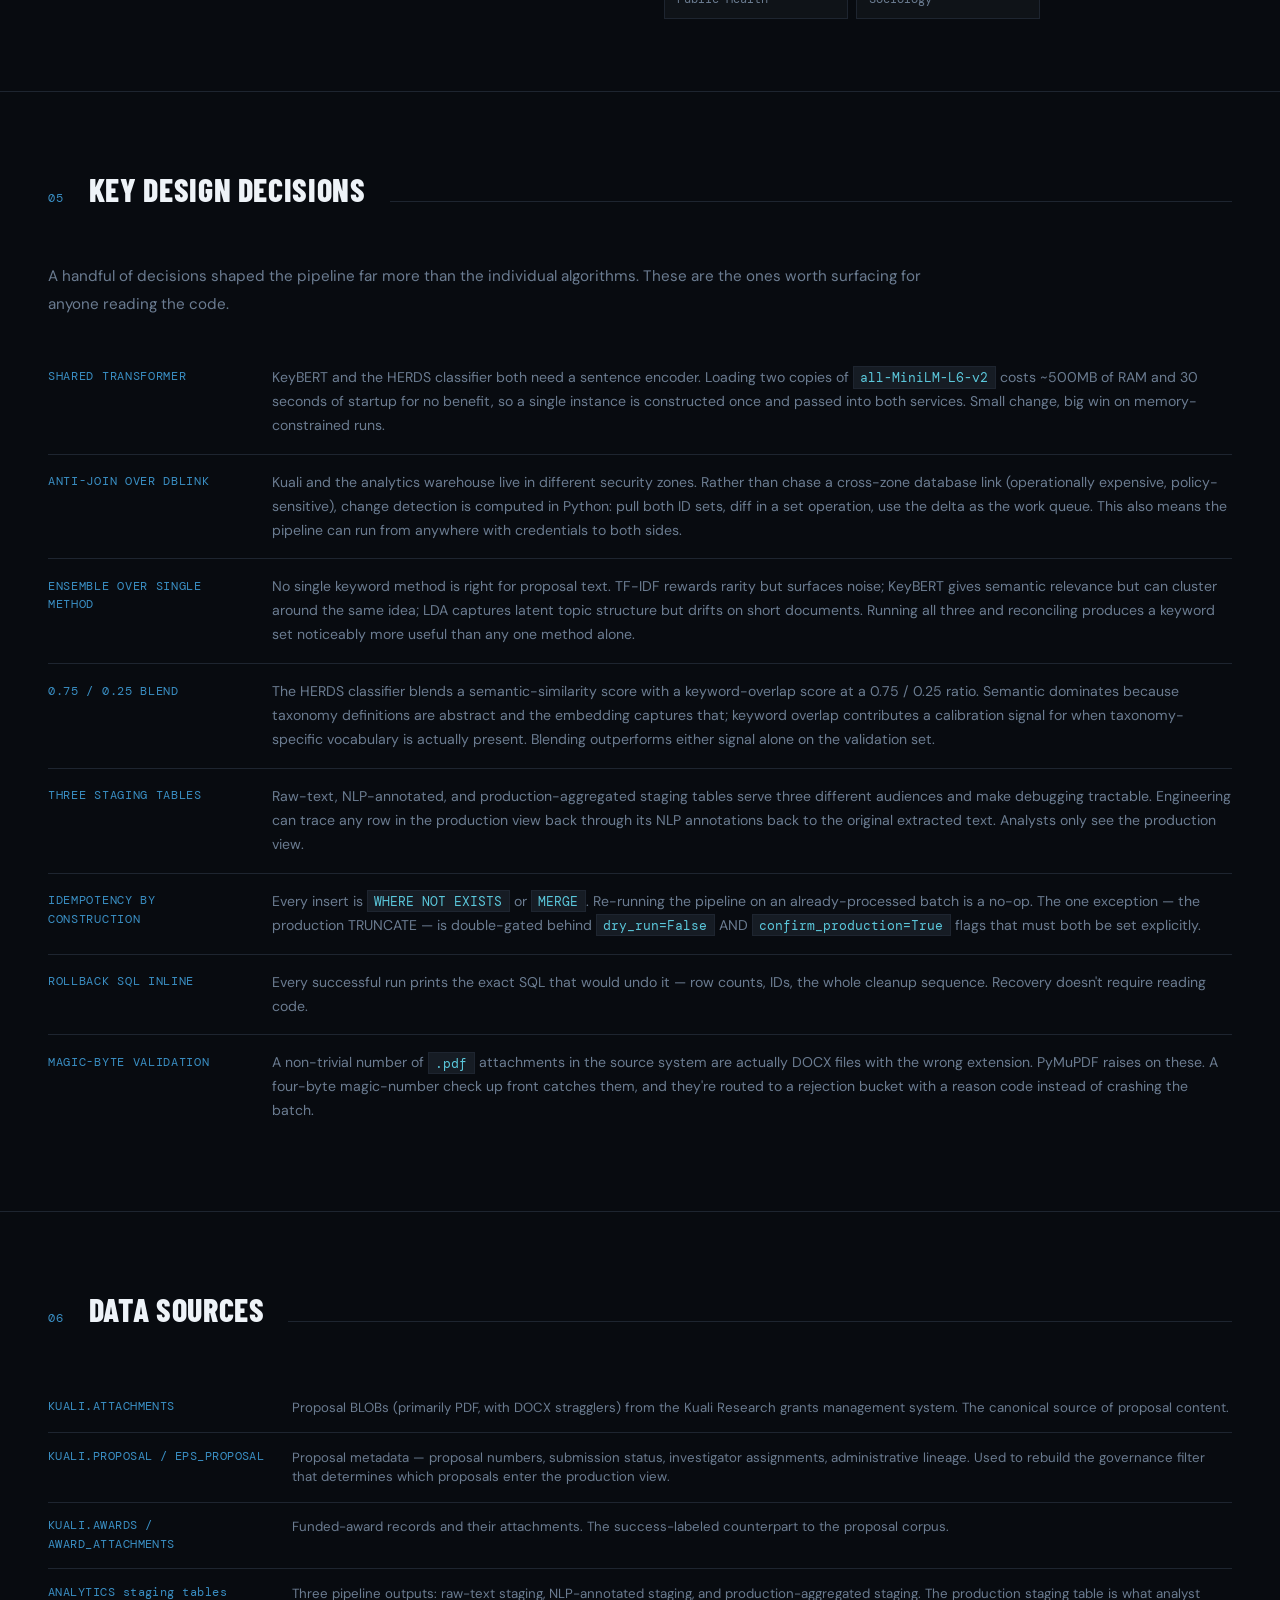
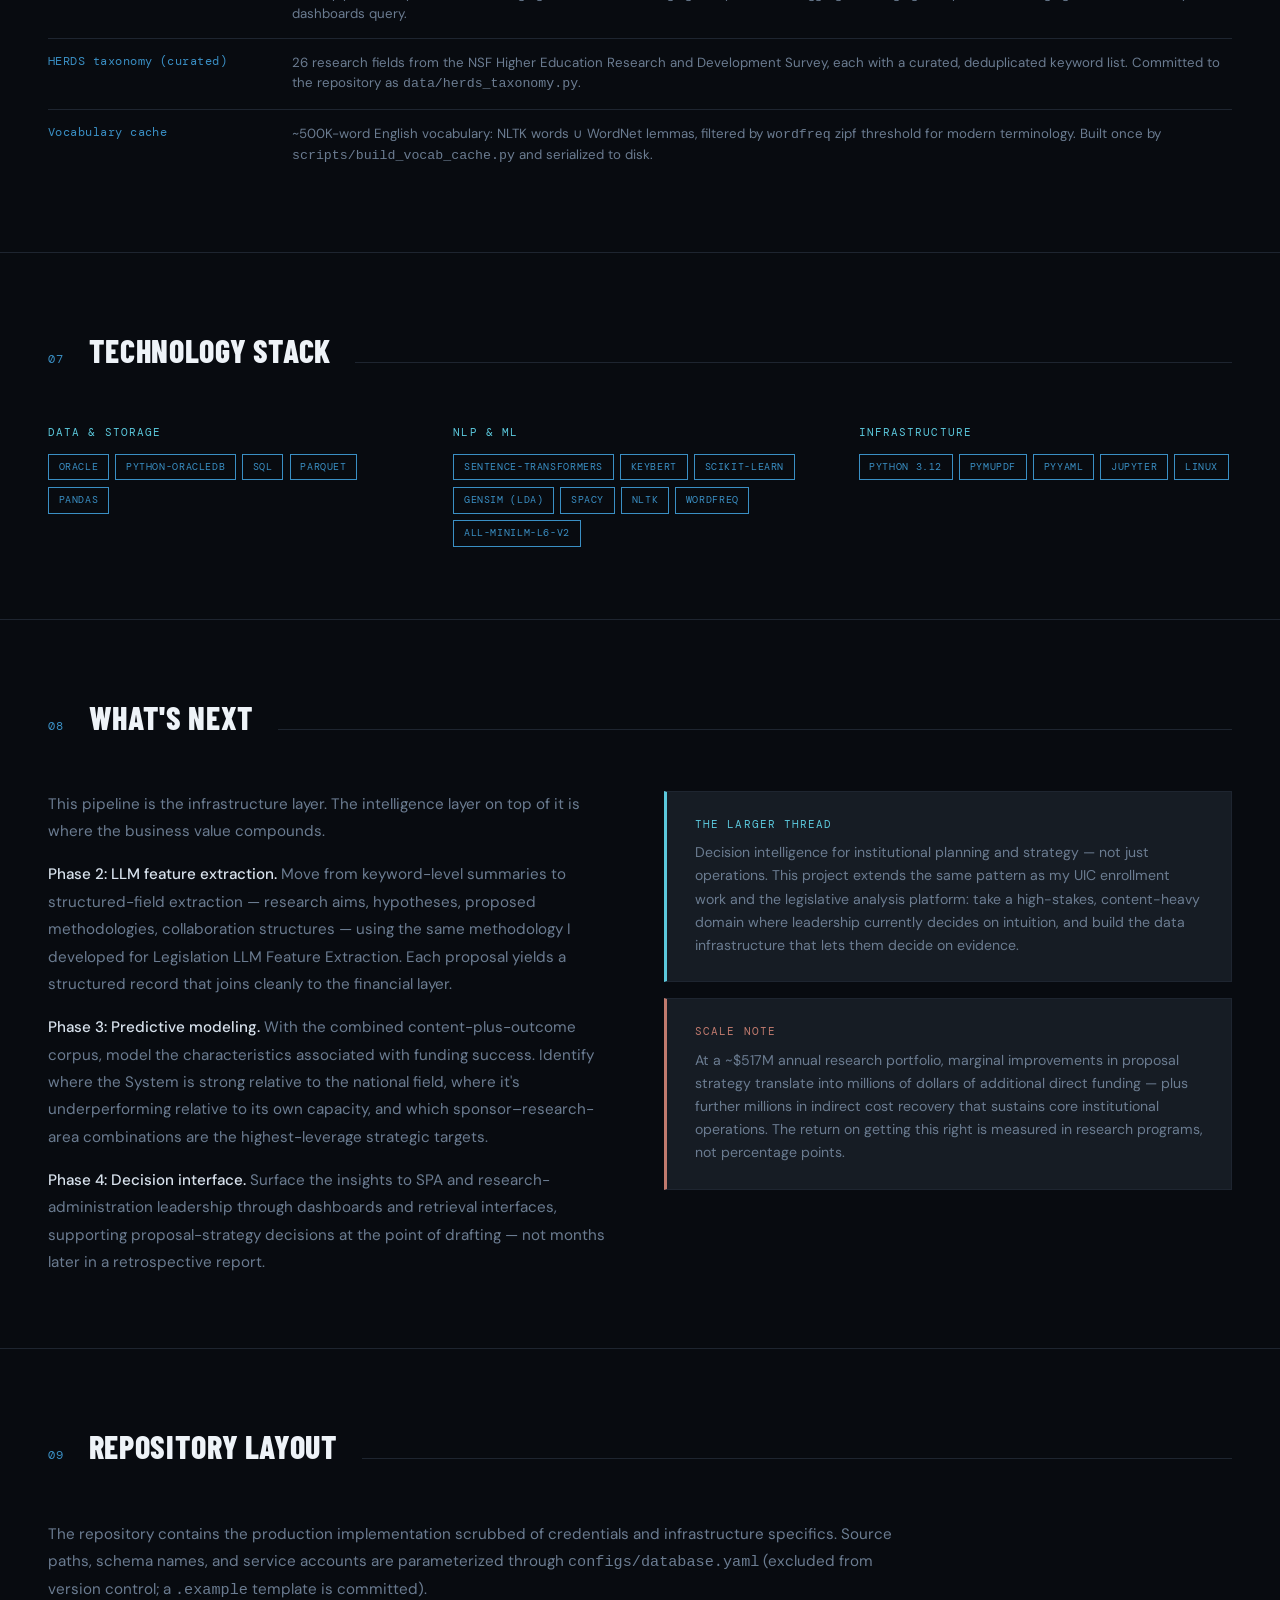
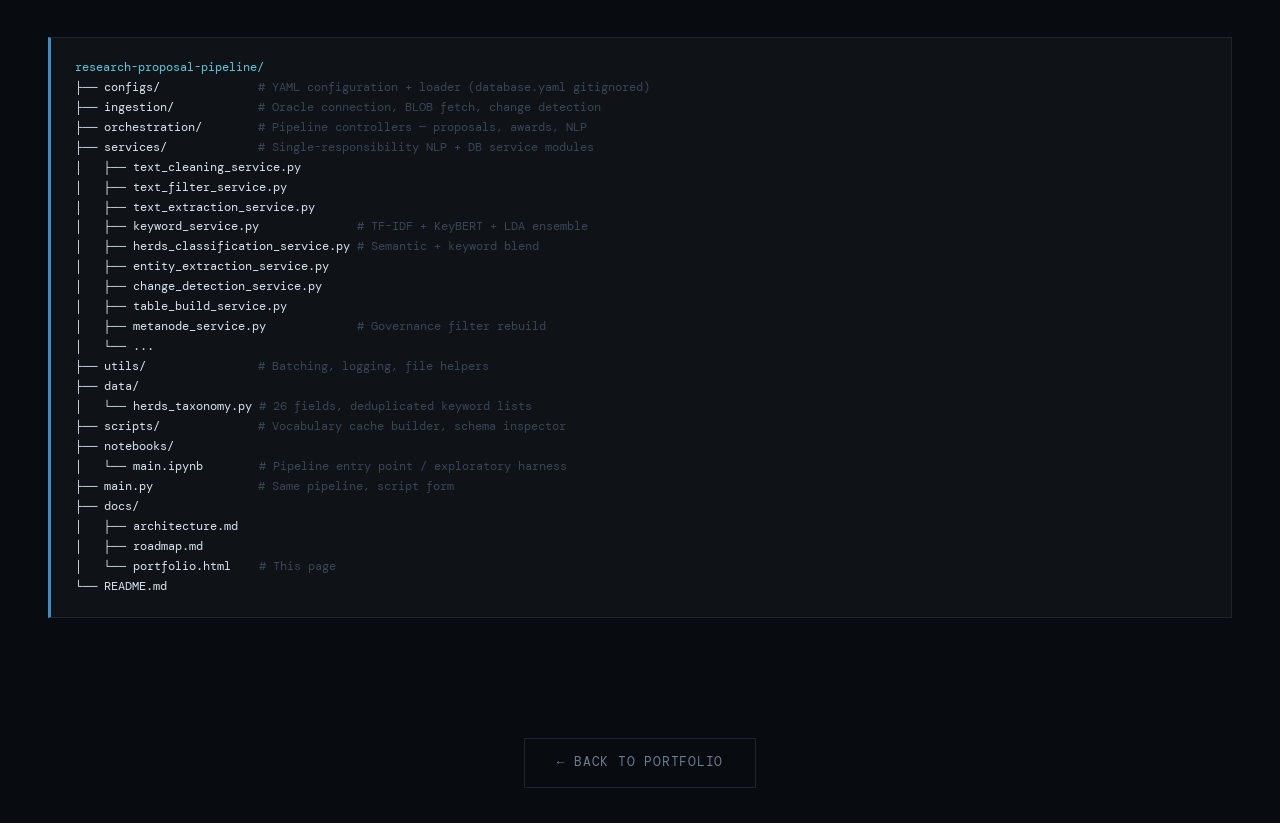
<file: docs/portfolio.html>
<!DOCTYPE html>
<html lang="en">
<head>
  <meta charset="UTF-8" />
  <meta name="viewport" content="width=device-width, initial-scale=1.0" />
  <title>Tayler Erbe | Research Proposal Processing Pipeline &amp; NLP Intelligence</title>
  <meta name="description" content="Tayler Erbe, Senior Data Scientist at the University of Illinois System, built an end-to-end research proposal processing pipeline for Sponsored Programs Administration (SPA) that ingests Kuali attachments, extracts and annotates proposal text with an NLP ensemble, and classifies work into NSF HERDS research fields — the foundation for a Research Proposal Intelligence platform across the System's ~$517M annual research portfolio." />
  <meta name="keywords" content="Tayler Erbe, data scientist, research proposal intelligence, NLP pipeline, Kuali Research, HERDS taxonomy, KeyBERT, SentenceTransformer, Oracle, University of Illinois, Sponsored Programs" />
  <meta name="author" content="Tayler Erbe" />
  <meta name="robots" content="index, follow" />
  <link rel="canonical" href="https://terbe2022.github.io/tayler-portfolio/research-proposal-pipeline.html" />
  <meta property="og:title" content="Tayler Erbe | Research Proposal Processing Pipeline" />
  <meta property="og:description" content="End-to-end NLP pipeline for research proposal intelligence at the University of Illinois System. Extracts, classifies, and annotates proposals across a ~$517M research portfolio." />
  <meta property="og:type" content="article" />
  <meta property="og:url" content="https://terbe2022.github.io/tayler-portfolio/research-proposal-pipeline.html" />
  <meta name="twitter:card" content="summary" />
  <meta name="twitter:title" content="Tayler Erbe | Research Proposal Processing Pipeline" />
  <meta name="twitter:description" content="NLP and decision intelligence for sponsored research at the University of Illinois System, built by Tayler Erbe." />
  <script type="application/ld+json">
  {
    "@context": "https://schema.org",
    "@type": "Article",
    "headline": "Research Proposal Processing Pipeline and NLP Intelligence Platform",
    "author": { "@type": "Person", "name": "Tayler Erbe", "url": "https://terbe2022.github.io/tayler-portfolio/" },
    "description": "End-to-end NLP pipeline built by Tayler Erbe for research proposal intelligence at the University of Illinois System, supporting Sponsored Programs Administration across a ~$517M annual research portfolio.",
    "keywords": "Tayler Erbe, data scientist, research proposal intelligence, NLP, KeyBERT, HERDS taxonomy, University of Illinois"
  }
  </script>
  <link href="https://fonts.googleapis.com/css2?family=Barlow+Condensed:wght@700;800&family=DM+Mono:wght@300;400;500&family=DM+Sans:ital,opsz,wght@0,9..40,300;0,9..40,400;0,9..40,500;1,9..40,300&display=swap" rel="stylesheet" />
  <style>
    :root {
      --bg: #080b10;
      --surface: #0f1318;
      --surface2: #161c24;
      --border: #1e2530;
      --accent: #5bc8dc;
      --accent2: #3a8fc4;
      --accent3: #c07a6e;
      --text: #d8e2ed;
      --muted: #6b7c91;
      --muted2: #3a4556;
      --white: #eef3f8;
    }

    *, *::before, *::after { box-sizing: border-box; margin: 0; padding: 0; }
    html { scroll-behavior: smooth; }

    body {
      font-family: 'DM Sans', sans-serif;
      background: var(--bg);
      color: var(--text);
      overflow-x: hidden;
      font-size: 16px;
      line-height: 1.6;
    }

    body::before {
      content: '';
      position: fixed;
      inset: 0;
      background-image: url("data:image/svg+xml,%3Csvg viewBox='0 0 256 256' xmlns='http://www.w3.org/2000/svg'%3E%3Cfilter id='noise'%3E%3CfeTurbulence type='fractalNoise' baseFrequency='0.9' numOctaves='4' stitchTiles='stitch'/%3E%3C/filter%3E%3Crect width='100%25' height='100%25' filter='url(%23noise)' opacity='0.04'/%3E%3C/svg%3E");
      pointer-events: none;
      z-index: 9999;
      opacity: 0.4;
    }

    /* NAV */
    nav {
      position: fixed; top: 0; left: 0; right: 0; z-index: 100;
      display: flex; align-items: center; justify-content: space-between;
      padding: 1.25rem 3rem;
      background: rgba(8,11,16,0.88);
      backdrop-filter: blur(12px);
      border-bottom: 1px solid var(--border);
    }
    .nav-logo { font-family: 'DM Mono', monospace; font-size: 0.85rem; letter-spacing: 0.08em; color: var(--accent); text-decoration: none; }
    .nav-back { font-family: 'DM Mono', monospace; font-size: 0.78rem; letter-spacing: 0.06em; text-transform: uppercase; color: var(--muted); text-decoration: none; transition: color 0.2s; display: flex; align-items: center; gap: 0.5rem; }
    .nav-back:hover { color: var(--accent); }

    /* HERO */
    .hero {
      padding: 9rem 3rem 5rem;
      border-bottom: 1px solid var(--border);
      position: relative;
      overflow: hidden;
    }
    .hero::after {
      content: '';
      position: absolute; top: -30%; right: -5%;
      width: 50vw; height: 50vw;
      background: radial-gradient(ellipse at center, rgba(91,200,220,0.04) 0%, transparent 65%);
      pointer-events: none;
    }
    .hero-eyebrow {
      font-family: 'DM Mono', monospace;
      font-size: 0.75rem; letter-spacing: 0.15em; text-transform: uppercase;
      color: var(--accent2); margin-bottom: 1.25rem;
      display: flex; align-items: center; gap: 0.75rem;
    }
    .hero-eyebrow::before { content: ''; display: block; width: 2rem; height: 1px; background: var(--accent2); }
    .hero h1 {
      font-family: 'Barlow Condensed', sans-serif;
      font-weight: 800; font-size: clamp(2.8rem, 5vw, 5rem);
      line-height: 1.0; color: var(--white);
      letter-spacing: 0.01em; text-transform: uppercase;
      margin-bottom: 1.5rem;
    }
    .hero h1 span { color: var(--accent); }
    .hero-desc { font-size: 1.05rem; color: var(--muted); max-width: 68ch; line-height: 1.75; margin-bottom: 2rem; }

    .hero-meta { display: flex; flex-wrap: wrap; gap: 2rem; }
    .meta-item {}
    .meta-label { font-family: 'DM Mono', monospace; font-size: 0.65rem; letter-spacing: 0.12em; text-transform: uppercase; color: var(--muted2); margin-bottom: 0.3rem; }
    .meta-value { font-size: 0.9rem; color: var(--text); }

    /* STAT STRIP */
    .stat-strip {
      display: grid; grid-template-columns: repeat(4, 1fr);
      gap: 1px; background: var(--border);
      border-top: 1px solid var(--border); border-bottom: 1px solid var(--border);
    }
    .stat-item { background: var(--surface); padding: 1.75rem 2rem; }
    .stat-item:hover { background: var(--surface2); }
    .stat-big { font-family: 'Barlow Condensed', sans-serif; font-weight: 800; font-size: 2.2rem; color: var(--accent); line-height: 1; margin-bottom: 0.3rem; }
    .stat-desc { font-family: 'DM Mono', monospace; font-size: 0.68rem; letter-spacing: 0.08em; text-transform: uppercase; color: var(--muted); }

    /* SECTIONS */
    section { padding: 4.5rem 3rem; border-bottom: 1px solid var(--border); }
    section:last-of-type { border-bottom: none; }

    .section-header { display: flex; align-items: baseline; gap: 1.5rem; margin-bottom: 3rem; }
    .section-tag { font-family: 'DM Mono', monospace; font-size: 0.72rem; letter-spacing: 0.12em; text-transform: uppercase; color: var(--accent2); white-space: nowrap; }
    .section-title { font-family: 'Barlow Condensed', sans-serif; font-weight: 800; font-size: clamp(1.6rem, 2.5vw, 2.4rem); color: var(--white); text-transform: uppercase; letter-spacing: 0.02em; }
    .section-line { flex: 1; height: 1px; background: var(--border); }

    /* PROSE */
    .prose p { font-size: 0.95rem; color: var(--muted); line-height: 1.8; margin-bottom: 1rem; }
    .prose p:last-child { margin-bottom: 0; }
    .prose p strong { color: var(--text); font-weight: 500; }

    /* TWO-COL */
    .two-col { display: grid; grid-template-columns: 1fr 1fr; gap: 3rem; align-items: start; }
    .three-col { display: grid; grid-template-columns: 1fr 1fr 1fr; gap: 2rem; }

    /* CALLOUT CARD */
    .callout {
      background: var(--surface2); border: 1px solid var(--border);
      border-left: 3px solid var(--accent); padding: 1.5rem 1.75rem;
      margin-top: 1.5rem;
    }
    .callout-label { font-family: 'DM Mono', monospace; font-size: 0.68rem; letter-spacing: 0.1em; text-transform: uppercase; color: var(--accent); margin-bottom: 0.5rem; }
    .callout p { font-size: 0.88rem; color: var(--muted); line-height: 1.65; }

    /* PIPELINE STEPS */
    .pipeline { display: flex; flex-direction: column; gap: 0; }
    .pipeline-step {
      display: grid; grid-template-columns: 48px 1fr;
      gap: 1.5rem; padding: 1.5rem 0;
      border-bottom: 1px solid var(--border); align-items: start;
    }
    .pipeline-step:last-child { border-bottom: none; }
    .step-num {
      font-family: 'Barlow Condensed', sans-serif; font-weight: 800;
      font-size: 1.8rem; color: var(--muted2); line-height: 1; padding-top: 0.1rem;
    }
    .step-content {}
    .step-title { font-family: 'DM Mono', monospace; font-size: 0.78rem; letter-spacing: 0.06em; text-transform: uppercase; color: var(--accent2); margin-bottom: 0.4rem; }
    .step-body { font-size: 0.88rem; color: var(--muted); line-height: 1.65; }
    .step-body strong { color: var(--text); font-weight: 500; }

    /* TAG CHIPS */
    .tag-row { display: flex; flex-wrap: wrap; gap: 0.4rem; margin-top: 0.75rem; }
    .chip { font-family: 'DM Mono', monospace; font-size: 0.65rem; letter-spacing: 0.06em; text-transform: uppercase; padding: 0.25rem 0.6rem; border: 1px solid var(--border); color: var(--muted); }
    .chip-accent { border-color: var(--accent2); color: var(--accent2); }

    /* COMPONENT CARDS */
    .comp-grid { display: grid; grid-template-columns: 1fr 1fr; gap: 1.5rem; }
    .comp-card { background: var(--surface); border: 1px solid var(--border); padding: 2rem; border-top: 3px solid var(--accent2); }
    .comp-card.primary { border-top-color: var(--accent); }
    .comp-header { margin-bottom: 1.25rem; }
    .comp-name { font-family: 'Barlow Condensed', sans-serif; font-weight: 800; font-size: 1.4rem; color: var(--white); text-transform: uppercase; margin-bottom: 0.3rem; }
    .comp-sub { font-family: 'DM Mono', monospace; font-size: 0.68rem; letter-spacing: 0.08em; text-transform: uppercase; color: var(--accent2); }
    .comp-body p { font-size: 0.87rem; color: var(--muted); line-height: 1.65; margin-bottom: 0.8rem; }
    .comp-body p:last-child { margin-bottom: 0; }
    .comp-body strong { color: var(--text); font-weight: 500; }

    /* DETAIL LIST (techniques, design decisions) */
    .detail-list { display: flex; flex-direction: column; gap: 0; }
    .detail-item {
      display: grid; grid-template-columns: 200px 1fr;
      gap: 1.5rem; padding: 1rem 0;
      border-bottom: 1px solid var(--border);
    }
    .detail-item:last-child { border-bottom: none; }
    .detail-label { font-family: 'DM Mono', monospace; font-size: 0.72rem; letter-spacing: 0.06em; color: var(--accent2); text-transform: uppercase; padding-top: 0.15rem; }
    .detail-body { font-size: 0.88rem; color: var(--muted); line-height: 1.7; }
    .detail-body strong { color: var(--text); font-weight: 500; }
    .detail-body code {
      font-family: 'DM Mono', monospace; font-size: 0.8rem;
      color: var(--accent); background: var(--surface2);
      padding: 0.1rem 0.4rem; border: 1px solid var(--border);
    }

    /* SOURCE LIST */
    .source-list { list-style: none; display: flex; flex-direction: column; gap: 0; }
    .source-item { display: grid; grid-template-columns: 220px 1fr; gap: 1.5rem; align-items: start; padding: 0.9rem 0; border-bottom: 1px solid var(--border); }
    .source-item:last-child { border-bottom: none; }
    .source-name { font-family: 'DM Mono', monospace; font-size: 0.72rem; color: var(--accent2); letter-spacing: 0.04em; }
    .source-desc { font-size: 0.83rem; color: var(--muted); line-height: 1.5; }

    /* INSIGHT BOXES */
    .insight-grid { display: grid; grid-template-columns: 1fr 1fr; gap: 1rem; margin-top: 1.5rem; }
    .insight-box { background: var(--surface2); border: 1px solid var(--border); padding: 1.25rem; }
    .insight-box-title { font-family: 'DM Mono', monospace; font-size: 0.68rem; letter-spacing: 0.1em; text-transform: uppercase; color: var(--accent2); margin-bottom: 0.5rem; }
    .insight-box p { font-size: 0.83rem; color: var(--muted); line-height: 1.6; }

    /* TAXONOMY GRID */
    .taxo-grid {
      display: grid; grid-template-columns: repeat(auto-fill, minmax(180px, 1fr));
      gap: 0.5rem; margin-top: 1rem;
    }
    .taxo-item {
      font-family: 'DM Mono', monospace; font-size: 0.72rem;
      padding: 0.55rem 0.75rem; border: 1px solid var(--border);
      color: var(--muted); background: var(--surface);
    }
    .taxo-item:hover { border-color: var(--accent2); color: var(--text); }

    /* CODE BLOCK */
    .code-block {
      background: var(--surface); border: 1px solid var(--border);
      border-left: 3px solid var(--accent2);
      padding: 1.25rem 1.5rem; margin-top: 1.25rem;
      overflow-x: auto;
    }
    .code-block pre {
      font-family: 'DM Mono', monospace; font-size: 0.78rem;
      color: var(--text); line-height: 1.6;
    }
    .code-comment { color: var(--muted2); }
    .code-keyword { color: var(--accent); }
    .code-string { color: var(--accent3); }

    /* BACK LINK */
    .back-section { padding: 3rem; text-align: center; }
    .back-link {
      display: inline-flex; align-items: center; gap: 0.5rem;
      font-family: 'DM Mono', monospace; font-size: 0.8rem; letter-spacing: 0.06em;
      text-transform: uppercase; color: var(--muted); text-decoration: none;
      border: 1px solid var(--border); padding: 0.85rem 2rem;
      transition: border-color 0.2s, color 0.2s;
    }
    .back-link:hover { border-color: var(--accent); color: var(--accent); }

    /* RESPONSIVE */
    @media (max-width: 860px) {
      nav { padding: 1rem 1.5rem; }
      .hero { padding: 7rem 1.5rem 3rem; }
      section { padding: 3rem 1.5rem; }
      .stat-strip { grid-template-columns: 1fr 1fr; }
      .two-col, .three-col, .comp-grid, .insight-grid { grid-template-columns: 1fr; }
      .source-item, .detail-item { grid-template-columns: 1fr; gap: 0.25rem; }
      .back-section { padding: 2rem 1.5rem; }
    }
  </style>
</head>
<body>

<!-- NAV -->
<nav>
  <a class="nav-logo" href="https://terbe2022.github.io/tayler-portfolio/">TAYLER.ERBE</a>
  <a class="nav-back" href="https://terbe2022.github.io/tayler-portfolio/">← back to portfolio</a>
</nav>

<!-- HERO -->
<div class="hero">
  <div class="hero-eyebrow">Case Study · 2025 · University of Illinois System</div>
  <h1>Research Proposal<br/><span>Processing Pipeline</span></h1>
  <p class="hero-desc">
    End-to-end NLP pipeline that converts research proposal and award PDFs from the Kuali Research system
    into a structured, classified, analytical layer — the foundation for a Research Proposal Intelligence
    platform supporting Sponsored Programs Administration and the System's ~$517M annual research portfolio.
  </p>

  <!-- GitHub CTA Button -->
  <div style="margin-top: 1.75rem; display: flex; gap: 1rem; flex-wrap: wrap;">
    <a href="https://github.com/tayler-erbe/research-proposal-pipeline"
       target="_blank"
       style="
         display:inline-block;
         font-family:'DM Mono', monospace;
         font-size:0.75rem;
         letter-spacing:0.08em;
         text-transform:uppercase;
         padding:0.75rem 1.5rem;
         border:1px solid var(--accent);
         color:var(--accent);
         text-decoration:none;
         transition: all 0.2s ease;
       "
       onmouseover="this.style.background='rgba(91,200,220,0.1)'"
       onmouseout="this.style.background='transparent'">
       View Code on GitHub →
    </a>
  </div>

  <!-- Metadata -->
  <div class="hero-meta">
    <div class="meta-item">
      <div class="meta-label">Institution</div>
      <div class="meta-value">University of Illinois System</div>
    </div>
    <div class="meta-item">
      <div class="meta-label">Partner</div>
      <div class="meta-value">Sponsored Programs Administration (SPA)</div>
    </div>
    <div class="meta-item">
      <div class="meta-label">Status</div>
      <div class="meta-value">In Production · Intelligence Platform Emerging</div>
    </div>
    <div class="meta-item">
      <div class="meta-label">Role</div>
      <div class="meta-value">Senior Data Scientist · Lead Engineer</div>
    </div>
    <div class="meta-item">
      <div class="meta-label">Code</div>
      <div class="meta-value">
        <a href="https://github.com/tayler-erbe/research-proposal-pipeline"
           target="_blank"
           style="color: var(--accent); text-decoration: none;">
           GitHub Repository →
        </a>
      </div>
    </div>
  </div>
</div>

<!-- STAT STRIP -->
<div class="stat-strip">
  <div class="stat-item">
    <div class="stat-big">~$517M</div>
    <div class="stat-desc">Annual Research Portfolio</div>
  </div>
  <div class="stat-item">
    <div class="stat-big">26</div>
    <div class="stat-desc">HERDS Taxonomy Fields Classified</div>
  </div>
  <div class="stat-item">
    <div class="stat-big">3-way</div>
    <div class="stat-desc">Keyword Extraction Ensemble</div>
  </div>
  <div class="stat-item">
    <div class="stat-big">Idempotent</div>
    <div class="stat-desc">Anti-Join Change Detection</div>
  </div>
</div>

<!-- OVERVIEW -->
<section id="overview">
  <div class="section-header">
    <span class="section-tag">01</span>
    <h2 class="section-title">Project Overview</h2>
    <div class="section-line"></div>
  </div>
  <div class="two-col">
    <div class="prose">
      <p>Universities collect enormous volumes of research-proposal content — narratives, scopes of work, budget justifications — but the material lives as unstructured PDF attachments inside a grants-management system. Decision makers in Sponsored Programs Administration can see <em>that</em> a proposal was submitted, but not <em>what</em> the proposal was actually about in any way a database can answer.</p>
      <p>This project closes that gap. The pipeline ingests proposal and award attachments from Kuali Research, runs them through a structured NLP pathway, and produces an analytical layer where every proposal carries extracted keywords, an entity profile, and a predicted classification against the <strong>NSF HERDS research-field taxonomy</strong> — the same taxonomy used for federal research-activity reporting.</p>
      <p>I scoped, designed, and built the pipeline end-to-end: Oracle integration across two security zones, PDF text extraction with format validation, a three-way keyword extraction ensemble, a sentence-transformer-based classifier, and the three-stage staging-table design that makes the output queryable by analysts without exposing the intermediate text.</p>
      <blockquote style="border-left:3px solid var(--accent); padding-left:1.25rem; margin:1.5rem 0 0;">
        <p style="font-style:italic; color:var(--text); font-size:0.92rem; line-height:1.7;">This pipeline represents the first phase of a broader Research Proposal Intelligence partnership — moving from descriptive reporting of what was funded toward predictive understanding of <em>why</em>, so strategy decisions can be informed by the full text of what researchers actually proposed.</p>
        <p style="font-family:'DM Mono',monospace; font-size:0.68rem; letter-spacing:0.08em; text-transform:uppercase; color:var(--muted); margin-top:0.6rem;">Project framing · AITS / SPA partnership, 2025</p>
      </blockquote>
    </div>
    <div>
      <div class="callout">
        <div class="callout-label">Institutional Impact</div>
        <p>Every proposal and award in the University of Illinois System now carries a structured NLP annotation — keywords, entities, and HERDS field classification — that makes unstructured proposal content queryable for the first time. Outputs feed analyst dashboards and lay the foundation for a Research Proposal Intelligence platform.</p>
      </div>
      <div class="callout" style="border-left-color: var(--accent2); margin-top: 1rem;">
        <div class="callout-label" style="color: var(--accent2);">Two Parallel Pipelines</div>
        <p><strong style="color:var(--text)">Proposals:</strong> submitted proposal attachments, classified by research field and annotated for downstream analytics. Rebuilds the governance filter that gates which proposals enter production.<br/><br/><strong style="color:var(--text)">Awards:</strong> funded award attachments, annotated the same way, producing the success-labeled corpus that future predictive work will train on.</p>
      </div>
    </div>
  </div>
</section>

<!-- BUSINESS FRAMING -->
<section id="why">
  <div class="section-header">
    <span class="section-tag">02</span>
    <h2 class="section-title">Why It Matters</h2>
    <div class="section-line"></div>
  </div>
  <div class="two-col">
    <div class="prose">
      <p>The University of Illinois System manages roughly $517M in annual research funding. Small marginal improvements in how proposals are strategized, positioned, and supported translate into millions of dollars in additional direct research funding — and further millions in indirect cost recovery that sustains core institutional operations.</p>
      <p>Until now, leadership could answer financial and operational questions about the portfolio (who submitted, what was funded, by which sponsor) but not analytical ones about the <strong>content</strong> of the work. The questions that matter for strategy — <em>which research areas are our strongest submissions in, where are we underperforming relative to our capacity, which sponsors align with which kinds of proposals</em> — all require the proposal text itself as a structured input.</p>
      <p>This pipeline is the data infrastructure that makes those questions answerable. Every proposal carries a consistent, machine-generated summary of its research content, and every award carries the same. Paired with existing financial and administrative data, the combined layer supports descriptive analytics today and LLM-driven feature extraction tomorrow.</p>
    </div>
    <div>
      <div class="insight-grid" style="margin-top: 0;">
        <div class="insight-box">
          <div class="insight-box-title">Before</div>
          <p>Proposals visible only as financial records. Content locked in PDF attachments. Strategic questions about research mix answered anecdotally, if at all.</p>
        </div>
        <div class="insight-box">
          <div class="insight-box-title">After</div>
          <p>Every proposal and award carries extracted keywords, entities, and a HERDS field classification. Content is queryable in Oracle alongside existing financial data.</p>
        </div>
        <div class="insight-box">
          <div class="insight-box-title">Decision Intelligence</div>
          <p>Common thread with prior work: analytics and AI for institutional planning — not just operations. Builds directly on the Legislation LLM Feature Extraction methodology.</p>
        </div>
        <div class="insight-box">
          <div class="insight-box-title">Emerging Platform</div>
          <p>First phase of a Research Proposal Intelligence partnership. Infrastructure in place; next phase layers LLM-driven extraction and predictive modeling on top.</p>
        </div>
      </div>
    </div>
  </div>
</section>

<!-- ARCHITECTURE -->
<section id="architecture">
  <div class="section-header">
    <span class="section-tag">03</span>
    <h2 class="section-title">Architecture</h2>
    <div class="section-line"></div>
  </div>
  <div class="prose" style="max-width: 80ch; margin-bottom: 2rem;">
    <p>The pipeline spans <strong>two Oracle databases</strong> in different security zones — the Kuali Research source of truth and the analytics warehouse — with no dblink between them. Change detection is computed in Python via anti-join, which keeps the network boundary intact and makes the pipeline trivially re-runnable.</p>
    <p>Processing is organized as <strong>service modules</strong> (one responsibility each — text cleaning, keyword extraction, HERDS classification, entity extraction, etc.) orchestrated by thin pipeline controllers. The output is three staging tables serving three audiences: raw-text for auditing, NLP-annotated for engineering, production-aggregated for analysts.</p>
  </div>

  <div class="pipeline">
    <div class="pipeline-step">
      <div class="step-num">01</div>
      <div class="step-content">
        <div class="step-title">Change Detection · Anti-Join in Python</div>
        <div class="step-body">Queries Kuali for all current proposal/award attachment IDs, queries the analytics staging tables for already-processed IDs, computes the delta in memory. <strong>No dblink between security zones.</strong> The delta is the work queue.</div>
      </div>
    </div>
    <div class="pipeline-step">
      <div class="step-num">02</div>
      <div class="step-content">
        <div class="step-title">BLOB Retrieval · Batched Oracle Pull</div>
        <div class="step-body">Downloads attachment BLOBs from Kuali in batches with chunked CLOB handling. <code>setinputsizes(CONTENT=oracledb.CLOB)</code> binding avoids ORA-01461 on large payloads.</div>
      </div>
    </div>
    <div class="pipeline-step">
      <div class="step-num">03</div>
      <div class="step-content">
        <div class="step-title">Text Extraction · PDF with Magic-Byte Validation</div>
        <div class="step-body">PyMuPDF extraction with a magic-byte validator that catches DOCX files misnamed as <code>.pdf</code> — a real pattern in the source system. Invalid payloads are tagged and routed out instead of crashing the batch.</div>
      </div>
    </div>
    <div class="pipeline-step">
      <div class="step-num">04</div>
      <div class="step-content">
        <div class="step-title">Cleaning · Vocabulary-Backed Filter</div>
        <div class="step-body">Text is normalized and filtered against a pre-cached <strong>~500K-word vocabulary</strong> — NLTK words ∪ WordNet lemmas, blended with <code>wordfreq</code> zipf-frequency thresholds for modern terminology the static dictionaries miss. A separate removal list strips budget boilerplate, place names, and common PI-name artifacts that would otherwise dominate keyword extraction.</div>
      </div>
    </div>
    <div class="pipeline-step">
      <div class="step-num">05</div>
      <div class="step-content">
        <div class="step-title">Keyword Extraction · Three-Way Ensemble</div>
        <div class="step-body">Each method captures a different kind of signal, so the pipeline runs all three and reconciles: <strong>TF-IDF</strong> for term rarity, <strong>KeyBERT with MMR diversity=0.5</strong> for semantic relevance with coverage, and <strong>LDA</strong> for latent topic structure. KeyBERT's embedding is shared with the HERDS classifier to keep memory bounded.</div>
      </div>
    </div>
    <div class="pipeline-step">
      <div class="step-num">06</div>
      <div class="step-content">
        <div class="step-title">HERDS Classification · Semantic + Keyword Blend</div>
        <div class="step-body">Each proposal is embedded with the same SentenceTransformer used by KeyBERT, then matrix-multiplied against a pre-computed taxonomy-embedding matrix (<strong>26 HERDS fields, one matrix op</strong>). The semantic score is blended <code>0.75 / 0.25</code> with a keyword-overlap score against curated taxonomy-keyword lists; a <code>MIN_SCORE_THRESHOLD</code> of 0.12 gates the final label.</div>
      </div>
    </div>
    <div class="pipeline-step">
      <div class="step-num">07</div>
      <div class="step-content">
        <div class="step-title">Entity Extraction · spaCy NER Profile</div>
        <div class="step-body">Named entities extracted per proposal — organizations, people, locations — producing an entity profile column used downstream for sponsor-alignment analysis and collaboration graphs.</div>
      </div>
    </div>
    <div class="pipeline-step">
      <div class="step-num">08</div>
      <div class="step-content">
        <div class="step-title">Write · Three Staging Tables, MERGE Semantics</div>
        <div class="step-body">Writes to <strong>three staging tables</strong> serving three audiences: raw-text (engineering audit), NLP-annotated (downstream ML), and production-aggregated (analyst-facing view). Every write is idempotent (<code>INSERT … WHERE NOT EXISTS</code> or <code>MERGE</code>), post-write row counts are verified, and rollback SQL is printed on every successful run.</div>
      </div>
    </div>
    <div class="pipeline-step">
      <div class="step-num">09</div>
      <div class="step-content">
        <div class="step-title">Governance Filter Rebuild</div>
        <div class="step-body">Rebuilds the filter table that gates which proposals enter the production analytics view, joining Kuali proposal / EPS / admin-details tables. Join handles a data-quality quirk — proposal numbers stored zero-padded as strings on one side and as integers on the other — via <code>TO_NUMBER</code> on the padded column.</div>
      </div>
    </div>
    <div class="pipeline-step">
      <div class="step-num">10</div>
      <div class="step-content">
        <div class="step-title">Structured Logging · Parquet to Monitor</div>
        <div class="step-body">Every stage logs through a canonical <code>PipelineLogger</code> whose parquet output is consumed by a separate job-execution monitor. A human-readable text log is produced in parallel.</div>
      </div>
    </div>
  </div>
</section>

<!-- HERDS TAXONOMY -->
<section id="taxonomy">
  <div class="section-header">
    <span class="section-tag">04</span>
    <h2 class="section-title">The HERDS Taxonomy</h2>
    <div class="section-line"></div>
  </div>
  <div class="two-col">
    <div class="prose">
      <p>HERDS — the NSF <strong>Higher Education Research and Development Survey</strong> — is the taxonomy universities use to report federal research activity. Classifying proposals against it has a real-world anchor: it matches the categories leadership already reports on.</p>
      <p>I built a 26-field taxonomy with a curated keyword list per field, deduplicated so no keyword appears in more than one field (which would confuse the keyword-overlap signal). Overlaps were adjudicated per-keyword: <em>optimization</em> moved to Mathematics &amp; Statistics, <em>thermodynamics</em> to Physics, <em>policy</em> to Political Science, and so on — eight reassignments in total — following the principle that each term should belong where it originates methodologically, not where it's applied.</p>
      <p>The taxonomy embeddings are built once and cached to disk. The classifier performs a single matrix multiplication against all 26 fields per proposal rather than 26 separate similarity queries.</p>
    </div>
    <div>
      <div class="callout-label" style="color: var(--accent2); margin-bottom: 0.75rem;">Classified fields</div>
      <div class="taxo-grid">
        <div class="taxo-item">Agricultural Sciences</div>
        <div class="taxo-item">Anthropology</div>
        <div class="taxo-item">Architecture &amp; Design</div>
        <div class="taxo-item">Astronomy</div>
        <div class="taxo-item">Biological Sciences</div>
        <div class="taxo-item">Chemistry</div>
        <div class="taxo-item">Civil Engineering</div>
        <div class="taxo-item">Communication</div>
        <div class="taxo-item">Computer Science</div>
        <div class="taxo-item">Earth Sciences</div>
        <div class="taxo-item">Economics</div>
        <div class="taxo-item">Education</div>
        <div class="taxo-item">Electrical Engineering</div>
        <div class="taxo-item">Industrial Engineering</div>
        <div class="taxo-item">Law</div>
        <div class="taxo-item">Mathematics &amp; Statistics</div>
        <div class="taxo-item">Mechanical Engineering</div>
        <div class="taxo-item">Medical Sciences</div>
        <div class="taxo-item">Natural Resources</div>
        <div class="taxo-item">Nursing</div>
        <div class="taxo-item">Philosophy</div>
        <div class="taxo-item">Physics</div>
        <div class="taxo-item">Political Science</div>
        <div class="taxo-item">Psychology</div>
        <div class="taxo-item">Public Health</div>
        <div class="taxo-item">Sociology</div>
      </div>
    </div>
  </div>
</section>

<!-- KEY DESIGN DECISIONS -->
<section id="decisions">
  <div class="section-header">
    <span class="section-tag">05</span>
    <h2 class="section-title">Key Design Decisions</h2>
    <div class="section-line"></div>
  </div>
  <div class="prose" style="margin-bottom: 2rem; max-width: 80ch;">
    <p>A handful of decisions shaped the pipeline far more than the individual algorithms. These are the ones worth surfacing for anyone reading the code.</p>
  </div>
  <div class="detail-list">
    <div class="detail-item">
      <div class="detail-label">Shared Transformer</div>
      <div class="detail-body">KeyBERT and the HERDS classifier both need a sentence encoder. Loading two copies of <code>all-MiniLM-L6-v2</code> costs ~500MB of RAM and 30 seconds of startup for no benefit, so a single instance is constructed once and passed into both services. Small change, big win on memory-constrained runs.</div>
    </div>
    <div class="detail-item">
      <div class="detail-label">Anti-Join Over Dblink</div>
      <div class="detail-body">Kuali and the analytics warehouse live in different security zones. Rather than chase a cross-zone database link (operationally expensive, policy-sensitive), change detection is computed in Python: pull both ID sets, diff in a set operation, use the delta as the work queue. This also means the pipeline can run from anywhere with credentials to both sides.</div>
    </div>
    <div class="detail-item">
      <div class="detail-label">Ensemble over Single Method</div>
      <div class="detail-body">No single keyword method is right for proposal text. TF-IDF rewards rarity but surfaces noise; KeyBERT gives semantic relevance but can cluster around the same idea; LDA captures latent topic structure but drifts on short documents. Running all three and reconciling produces a keyword set noticeably more useful than any one method alone.</div>
    </div>
    <div class="detail-item">
      <div class="detail-label">0.75 / 0.25 Blend</div>
      <div class="detail-body">The HERDS classifier blends a semantic-similarity score with a keyword-overlap score at a 0.75 / 0.25 ratio. Semantic dominates because taxonomy definitions are abstract and the embedding captures that; keyword overlap contributes a calibration signal for when taxonomy-specific vocabulary is actually present. Blending outperforms either signal alone on the validation set.</div>
    </div>
    <div class="detail-item">
      <div class="detail-label">Three Staging Tables</div>
      <div class="detail-body">Raw-text, NLP-annotated, and production-aggregated staging tables serve three different audiences and make debugging tractable. Engineering can trace any row in the production view back through its NLP annotations back to the original extracted text. Analysts only see the production view.</div>
    </div>
    <div class="detail-item">
      <div class="detail-label">Idempotency by Construction</div>
      <div class="detail-body">Every insert is <code>WHERE NOT EXISTS</code> or <code>MERGE</code>. Re-running the pipeline on an already-processed batch is a no-op. The one exception — the production TRUNCATE — is double-gated behind <code>dry_run=False</code> AND <code>confirm_production=True</code> flags that must both be set explicitly.</div>
    </div>
    <div class="detail-item">
      <div class="detail-label">Rollback SQL Inline</div>
      <div class="detail-body">Every successful run prints the exact SQL that would undo it — row counts, IDs, the whole cleanup sequence. Recovery doesn't require reading code.</div>
    </div>
    <div class="detail-item">
      <div class="detail-label">Magic-Byte Validation</div>
      <div class="detail-body">A non-trivial number of <code>.pdf</code> attachments in the source system are actually DOCX files with the wrong extension. PyMuPDF raises on these. A four-byte magic-number check up front catches them, and they're routed to a rejection bucket with a reason code instead of crashing the batch.</div>
    </div>
  </div>
</section>

<!-- DATA SOURCES -->
<section id="sources">
  <div class="section-header">
    <span class="section-tag">06</span>
    <h2 class="section-title">Data Sources</h2>
    <div class="section-line"></div>
  </div>
  <ul class="source-list">
    <li class="source-item">
      <div class="source-name">KUALI.ATTACHMENTS</div>
      <div class="source-desc">Proposal BLOBs (primarily PDF, with DOCX stragglers) from the Kuali Research grants management system. The canonical source of proposal content.</div>
    </li>
    <li class="source-item">
      <div class="source-name">KUALI.PROPOSAL / EPS_PROPOSAL</div>
      <div class="source-desc">Proposal metadata — proposal numbers, submission status, investigator assignments, administrative lineage. Used to rebuild the governance filter that determines which proposals enter the production view.</div>
    </li>
    <li class="source-item">
      <div class="source-name">KUALI.AWARDS / AWARD_ATTACHMENTS</div>
      <div class="source-desc">Funded-award records and their attachments. The success-labeled counterpart to the proposal corpus.</div>
    </li>
    <li class="source-item">
      <div class="source-name">ANALYTICS staging tables</div>
      <div class="source-desc">Three pipeline outputs: raw-text staging, NLP-annotated staging, and production-aggregated staging. The production staging table is what analyst dashboards query.</div>
    </li>
    <li class="source-item">
      <div class="source-name">HERDS taxonomy (curated)</div>
      <div class="source-desc">26 research fields from the NSF Higher Education Research and Development Survey, each with a curated, deduplicated keyword list. Committed to the repository as <code>data/herds_taxonomy.py</code>.</div>
    </li>
    <li class="source-item">
      <div class="source-name">Vocabulary cache</div>
      <div class="source-desc">~500K-word English vocabulary: NLTK words ∪ WordNet lemmas, filtered by <code>wordfreq</code> zipf threshold for modern terminology. Built once by <code>scripts/build_vocab_cache.py</code> and serialized to disk.</div>
    </li>
  </ul>
</section>

<!-- TECH STACK -->
<section id="stack">
  <div class="section-header">
    <span class="section-tag">07</span>
    <h2 class="section-title">Technology Stack</h2>
    <div class="section-line"></div>
  </div>
  <div class="three-col">
    <div>
      <div class="callout-label" style="color: var(--accent); margin-bottom: 0.75rem;">Data &amp; Storage</div>
      <div class="tag-row" style="margin-top: 0;">
        <span class="chip chip-accent">Oracle</span>
        <span class="chip chip-accent">python-oracledb</span>
        <span class="chip chip-accent">SQL</span>
        <span class="chip chip-accent">Parquet</span>
        <span class="chip chip-accent">Pandas</span>
      </div>
    </div>
    <div>
      <div class="callout-label" style="color: var(--accent); margin-bottom: 0.75rem;">NLP &amp; ML</div>
      <div class="tag-row" style="margin-top: 0;">
        <span class="chip chip-accent">sentence-transformers</span>
        <span class="chip chip-accent">KeyBERT</span>
        <span class="chip chip-accent">scikit-learn</span>
        <span class="chip chip-accent">gensim (LDA)</span>
        <span class="chip chip-accent">spaCy</span>
        <span class="chip chip-accent">NLTK</span>
        <span class="chip chip-accent">wordfreq</span>
        <span class="chip chip-accent">all-MiniLM-L6-v2</span>
      </div>
    </div>
    <div>
      <div class="callout-label" style="color: var(--accent); margin-bottom: 0.75rem;">Infrastructure</div>
      <div class="tag-row" style="margin-top: 0;">
        <span class="chip chip-accent">Python 3.12</span>
        <span class="chip chip-accent">PyMuPDF</span>
        <span class="chip chip-accent">PyYAML</span>
        <span class="chip chip-accent">Jupyter</span>
        <span class="chip chip-accent">Linux</span>
      </div>
    </div>
  </div>
</section>

<!-- ROADMAP -->
<section id="roadmap">
  <div class="section-header">
    <span class="section-tag">08</span>
    <h2 class="section-title">What's Next</h2>
    <div class="section-line"></div>
  </div>
  <div class="two-col">
    <div class="prose">
      <p>This pipeline is the infrastructure layer. The intelligence layer on top of it is where the business value compounds.</p>
      <p><strong>Phase 2: LLM feature extraction.</strong> Move from keyword-level summaries to structured-field extraction — research aims, hypotheses, proposed methodologies, collaboration structures — using the same methodology I developed for Legislation LLM Feature Extraction. Each proposal yields a structured record that joins cleanly to the financial layer.</p>
      <p><strong>Phase 3: Predictive modeling.</strong> With the combined content-plus-outcome corpus, model the characteristics associated with funding success. Identify where the System is strong relative to the national field, where it's underperforming relative to its own capacity, and which sponsor–research-area combinations are the highest-leverage strategic targets.</p>
      <p><strong>Phase 4: Decision interface.</strong> Surface the insights to SPA and research-administration leadership through dashboards and retrieval interfaces, supporting proposal-strategy decisions at the point of drafting — not months later in a retrospective report.</p>
    </div>
    <div>
      <div class="callout" style="margin-top: 0;">
        <div class="callout-label">The Larger Thread</div>
        <p>Decision intelligence for institutional planning and strategy — not just operations. This project extends the same pattern as my UIC enrollment work and the legislative analysis platform: take a high-stakes, content-heavy domain where leadership currently decides on intuition, and build the data infrastructure that lets them decide on evidence.</p>
      </div>
      <div class="callout" style="border-left-color: var(--accent3); margin-top: 1rem;">
        <div class="callout-label" style="color: var(--accent3);">Scale Note</div>
        <p>At a ~$517M annual research portfolio, marginal improvements in proposal strategy translate into millions of dollars of additional direct funding — plus further millions in indirect cost recovery that sustains core institutional operations. The return on getting this right is measured in research programs, not percentage points.</p>
      </div>
    </div>
  </div>
</section>

<!-- REPO STRUCTURE -->
<section id="repo">
  <div class="section-header">
    <span class="section-tag">09</span>
    <h2 class="section-title">Repository Layout</h2>
    <div class="section-line"></div>
  </div>
  <div class="prose" style="margin-bottom: 2rem; max-width: 80ch;">
    <p>The repository contains the production implementation scrubbed of credentials and infrastructure specifics. Source paths, schema names, and service accounts are parameterized through <code>configs/database.yaml</code> (excluded from version control; a <code>.example</code> template is committed).</p>
  </div>
  <div class="code-block">
<pre><span class="code-keyword">research-proposal-pipeline/</span>
├── configs/              <span class="code-comment"># YAML configuration + loader (database.yaml gitignored)</span>
├── ingestion/            <span class="code-comment"># Oracle connection, BLOB fetch, change detection</span>
├── orchestration/        <span class="code-comment"># Pipeline controllers — proposals, awards, NLP</span>
├── services/             <span class="code-comment"># Single-responsibility NLP + DB service modules</span>
│   ├── text_cleaning_service.py
│   ├── text_filter_service.py
│   ├── text_extraction_service.py
│   ├── keyword_service.py              <span class="code-comment"># TF-IDF + KeyBERT + LDA ensemble</span>
│   ├── herds_classification_service.py <span class="code-comment"># Semantic + keyword blend</span>
│   ├── entity_extraction_service.py
│   ├── change_detection_service.py
│   ├── table_build_service.py
│   ├── metanode_service.py             <span class="code-comment"># Governance filter rebuild</span>
│   └── ...
├── utils/                <span class="code-comment"># Batching, logging, file helpers</span>
├── data/
│   └── herds_taxonomy.py <span class="code-comment"># 26 fields, deduplicated keyword lists</span>
├── scripts/              <span class="code-comment"># Vocabulary cache builder, schema inspector</span>
├── notebooks/
│   └── main.ipynb        <span class="code-comment"># Pipeline entry point / exploratory harness</span>
├── main.py               <span class="code-comment"># Same pipeline, script form</span>
├── docs/
│   ├── architecture.md
│   ├── roadmap.md
│   └── portfolio.html    <span class="code-comment"># This page</span>
└── README.md</pre>
  </div>
</section>

<!-- BACK -->
<div class="back-section">
  <a class="back-link" href="https://terbe2022.github.io/tayler-portfolio/">← back to portfolio</a>
</div>

</body>
</html>
</file>
<file: docs/pipeline/styles.css>
@import url('https://fonts.googleapis.com/css2?family=DM+Sans:wght@400;500;600;700&family=Manrope:wght@400;500;600;700;800&display=swap');
:root{--ink:#142b36;--paper:#f8f7f2;--muted:#58666b;--line:#d9ded8;--lime:#c4ef62;--teal:#386d68;--amber:#8a4c28;--white:#fff;--body:'DM Sans',Arial,sans-serif;--display:'Manrope',Arial,sans-serif}*{box-sizing:border-box}html{scroll-behavior:smooth;scroll-padding-top:100px}body{margin:0;background:var(--paper);color:var(--ink);font-family:var(--body);font-size:16px;line-height:1.65}a{color:inherit;text-underline-offset:5px}button,select{font:inherit}button,a,select,summary{-webkit-tap-highlight-color:transparent}button,select,summary{cursor:pointer}a:focus-visible,button:focus-visible,select:focus-visible,summary:focus-visible{outline:3px solid #6d940c;outline-offset:5px}.wrap{width:min(1240px,calc(100% - 96px));margin-inline:auto}.skip{position:absolute;left:20px;top:-100px;background:var(--lime);padding:12px;z-index:100}.skip:focus{top:10px}.sr-only{position:absolute;width:1px;height:1px;padding:0;margin:-1px;overflow:hidden;clip:rect(0,0,0,0);white-space:nowrap;border:0}.site-header{display:flex;align-items:center;justify-content:space-between;gap:24px;padding:24px 48px;border-bottom:1px solid var(--line);background:rgba(248,247,242,.96);position:sticky;top:0;z-index:20;backdrop-filter:blur(15px)}.brand{display:flex;gap:13px;align-items:center;text-decoration:none;font-size:13px;line-height:1.3}.brand-mark{font:800 23px var(--display);position:relative;border:1px solid var(--ink);width:46px;height:46px;display:grid;place-items:center}.brand-mark>span{font-size:12px;position:absolute;top:0;right:2px}.site-header nav{display:flex;gap:25px;font-size:13px}.site-header nav a,.repo-link{text-decoration:none}.site-header nav a:hover,.repo-link:hover{text-decoration:underline}.repo-link{font-size:13px;font-weight:700;border-bottom:1px solid;padding-bottom:4px}.hero{display:grid;grid-template-columns:1.15fr .85fr;gap:64px;width:min(1340px,calc(100% - 96px));margin:76px auto 72px;align-items:center}.eyebrow{font-size:11px;letter-spacing:1.7px;font-weight:700;line-height:1.5;margin:0 0 24px}h1,h2,h3{font-family:var(--display);font-weight:600;letter-spacing:-1.6px;line-height:1.12;margin-top:0}h1{font-size:clamp(42px,4.5vw,72px);margin-bottom:28px}h1 em{font-style:normal;color:var(--teal)}.hero-deck{font-size:17px;color:var(--muted);max-width:550px;line-height:1.8}.hero-actions{display:flex;gap:25px;align-items:center;flex-wrap:wrap;margin:32px 0 26px}.button{padding:15px 22px;display:inline-flex;gap:24px;text-decoration:none;font-size:13px;font-weight:700}.primary{background:var(--ink);color:var(--white)}.primary:hover{background:var(--teal)}.text-link{font-size:13px;font-weight:600}.meta-line{font-size:11px;letter-spacing:.3px;color:var(--muted)}.meta-line span{margin:0 10px}.hero-figure{background:var(--ink);color:var(--paper);padding:31px 34px 26px;min-height:490px;border-radius:2px;box-shadow:16px 16px 0 #e2e9de}.figure-top{display:flex;justify-content:space-between;gap:20px;font-size:9px;letter-spacing:1.2px;color:#b8c8c9;border-bottom:1px solid #44606a;padding-bottom:22px}.hero-figure h2{font-size:39px;margin:30px 0}.hero-bars>div{display:grid;grid-template-columns:1fr auto;gap:7px;margin:22px 0}.hero-bars>div>span{font-size:13px;align-self:end}.hero-bars strong{font:500 38px var(--display);color:var(--lime);letter-spacing:-1px}.hero-bars small{font-size:19px}.hero-bars i{grid-column:1/-1;display:block;height:13px;background:linear-gradient(to right,var(--lime) var(--bar),#324a54 var(--bar))}.hero-bars .muted-bar strong{color:#bacacb}.hero-bars .muted-bar i{background:linear-gradient(to right,#819c9e var(--bar),#324a54 var(--bar))}.hero-figure>p{font-size:11px;line-height:1.8;color:#c2d0d0;margin:26px 0 18px}.figure-source{display:flex;justify-content:space-between;font-size:12px;text-decoration:none;border-top:1px solid #44606a;padding-top:15px}.stat-strip{display:grid;grid-template-columns:repeat(4,1fr);border-block:1px solid var(--line);padding:26px max(48px,calc((100vw - 1240px)/2));gap:30px}.stat-strip>div{border-right:1px solid var(--line);padding-right:20px}.stat-strip>div:last-child{border:0}.stat-strip strong{display:block;font:500 clamp(24px,2.8vw,38px) var(--display);letter-spacing:-1px}.stat-strip span{font-size:11px;color:var(--muted);display:block;margin-top:5px}.scope-note{font-size:11px;color:var(--muted);margin-top:18px}.section{padding-block:100px}.section-head{max-width:780px;margin-bottom:45px}.section-head h2,.use-section h2,.resources h2{font-size:clamp(34px,3.6vw,52px);margin-bottom:23px}.section-head>p:last-child{max-width:670px;color:var(--muted);font-size:16px;line-height:1.9}.route-grid{display:grid;grid-template-columns:1.3fr 1fr 1fr;gap:0;border:1px solid var(--line)}.route{padding:30px;border-right:1px solid var(--line);display:flex;flex-direction:column}.route:last-child{border:0}.lead-route{background:#edf0e7}.route-id{font-size:10px;letter-spacing:1.5px;color:var(--muted);margin-bottom:23px}.route h3{font-size:26px;letter-spacing:-.8px;margin-bottom:18px}.route>p{font-size:14px;color:var(--muted)}.route-metrics{display:flex;gap:28px;margin:16px 0}.route-metrics strong{display:block;font:600 31px var(--display);letter-spacing:-1px}.route-metrics span{font-size:10px;line-height:1.5;display:block;margin-top:5px;color:var(--muted)}.caution{font-size:12px!important;line-height:1.7;color:var(--amber)!important}.route a{font-size:12px;font-weight:700;margin-top:auto;padding-top:25px}.method-label{font-size:10px;letter-spacing:.3px;background:#ebeee7;align-self:start;padding:6px 9px;margin:18px 0 24px}.finding-note{display:flex;align-items:center;gap:25px;padding:26px 0;border-bottom:1px solid var(--line);margin-top:25px}.note-symbol{display:grid;place-items:center;min-width:35px;height:35px;border:1px solid var(--amber);color:var(--amber);border-radius:50%;font-weight:700}.finding-note h3{font-size:18px;letter-spacing:-.4px;margin-bottom:7px}.finding-note p{font-size:13px;color:var(--muted);max-width:830px;margin:0}.finding-note>a{font-size:12px;min-width:125px}.explorer-section{background:var(--ink);color:var(--paper);padding:90px 0}.light>p:last-child{color:#c1ced0}.light .eyebrow{color:var(--lime)}.filters{display:grid;grid-template-columns:1.25fr 1fr 1fr 1fr auto;gap:16px;padding:24px 0;border-block:1px solid #4a6069}.filters label{font-size:11px;letter-spacing:.3px;color:#bbcacc;display:block}select{width:100%;background:none;color:inherit;border:1px solid #597078;padding:11px 30px 11px 12px;border-radius:0;margin-top:6px;font-size:12px;min-height:42px}select option{background:var(--paper);color:var(--ink)}.reset{align-self:end;min-height:42px;border:0;background:none;color:#cfddd9;text-decoration:underline;text-underline-offset:4px;font-size:12px}.explorer-heading{display:flex;justify-content:space-between;gap:20px;align-items:end;margin:37px 0 12px}.explorer-heading .eyebrow{font-size:10px;color:var(--lime);margin-bottom:10px}.explorer-heading h3{font-size:26px;letter-spacing:-.7px;margin:0}.download-button{background:none;color:var(--paper);border:1px solid #759183;padding:9px 13px;font-size:12px}.result-notice{font-size:12px;color:#bbcacc;max-width:950px;margin:18px 0 27px}.comparison-chart{display:grid;gap:17px;padding-bottom:32px;max-height:800px;overflow:auto}.chart-row{display:grid;grid-template-columns:245px 1fr 75px;align-items:center;gap:18px;font-size:12px}.chart-label small{display:block;font-size:10px;color:#b0c0c3}.bar-track{height:12px;background:#344d56}.bar-fill{height:100%;background:var(--lime);width:var(--width);min-width:2px}.chart-value{text-align:right;font-variant-numeric:tabular-nums;font-size:15px}.table-scroll{overflow:auto}.results-table{width:100%;border-collapse:collapse;font-size:12px;min-width:740px}.results-table th{color:#bacacd;font-size:10px;font-weight:500;text-transform:uppercase;letter-spacing:.5px;padding:14px 10px;text-align:left;border-block:1px solid #52656e;white-space:nowrap}.results-table th:first-child,.results-table td:first-child{padding-left:0}.results-table td{padding:15px 10px;border-bottom:1px solid #3c525c;font-variant-numeric:tabular-nums}.results-table td small{display:block;color:#b0c0c3;font-size:10px}.results-table a{font-size:11px}.empty-state{padding:28px;border:1px dashed #7b9098;color:#d0dcd9;font-size:14px}.explorer-footer{display:flex;justify-content:space-between;gap:20px;font-size:10px;color:#bdcccc;margin-top:18px}.pipeline{display:grid;grid-template-columns:repeat(4,1fr);list-style:none;padding:0;margin:0 0 55px;border-block:1px solid var(--line)}.pipeline li{padding:28px 25px 28px 0;margin-right:25px;border-right:1px solid var(--line)}.pipeline li:last-child{border:0}.pipeline li>span{font:500 14px var(--display);color:var(--teal);margin-bottom:20px;display:block}.pipeline h3{font-size:18px;letter-spacing:-.4px}.pipeline p{font-size:12px;color:var(--muted)}.methods-layout{display:grid;grid-template-columns:.8fr 1.2fr;gap:80px}.methods-layout h3{font-size:26px;letter-spacing:-.6px}.methods-layout>div>p{font-size:14px;color:var(--muted);line-height:1.9}details{border-top:1px solid var(--line);padding:18px 0}details:last-child{border-bottom:1px solid var(--line)}summary{font-weight:600;font-size:14px;list-style:none;padding-right:25px;position:relative}summary:after{content:'+';position:absolute;right:0;font-size:20px;font-weight:400;top:-4px}details[open]>summary:after{content:'−'}details p{font-size:13px;color:var(--muted);line-height:1.9;margin-top:17px}details summary::-webkit-details-marker{display:none}.confirmation-band{background:#e7eddd;margin-top:55px;padding:35px 40px;display:grid;grid-template-columns:1.2fr 1fr;gap:50px}.confirmation-band .eyebrow{font-size:10px;margin-bottom:18px}.confirmation-band h3{font-size:26px;letter-spacing:-.6px}.confirmation-band p{font-size:12px;color:var(--muted)}.effect-list{display:flex;flex-direction:column;justify-content:center}.effect-list p{margin:0;display:flex;gap:24px;align-items:center;padding:12px 0;border-bottom:1px solid #c9d4bc}.effect-list strong{font:600 25px var(--display);color:var(--ink);min-width:120px}.effect-list span{font-size:11px}.hardware-section{background:#e7ede8;padding:85px 0}.hardware-layout{display:grid;grid-template-columns:1fr 1fr;gap:100px;align-items:center}.hardware-layout .section-head{margin:0}.hardware-picker{display:block;font-size:12px;font-weight:600;margin-top:30px;max-width:400px}.hardware-picker select{border-color:#8b9c96;font-weight:400}.hardware-detail{background:var(--paper);padding:35px 40px;border-top:3px solid var(--teal)}.hardware-detail .eyebrow{color:var(--teal);font-size:10px}.hardware-detail h3{font-size:28px;letter-spacing:-.7px}.hardware-detail h4{font-size:12px;margin-bottom:7px}.hardware-detail p,.hardware-detail li{font-size:13px;color:var(--muted)}.hardware-detail ul{padding-left:18px}.hardware-detail .tier-status{display:inline-block;background:#e3eadd;font-size:10px;padding:4px 9px;margin-bottom:22px}.evidence-layout{display:grid;grid-template-columns:1fr 1fr;gap:80px}.before-after{display:flex;gap:30px;align-items:center;border-block:1px solid var(--line);padding:23px 0 20px;margin-bottom:22px}.before-after strong{font:500 68px var(--display);display:block;line-height:1.2;letter-spacing:-3px}.before-after>div>span{font-size:11px;color:var(--muted)}.arrow{font-size:35px;color:var(--teal)}.evidence-layout p{font-size:14px;color:var(--muted)}.field-table{border-collapse:collapse;width:100%;font-size:13px}.field-table caption{text-align:left;font-size:12px;font-weight:600;padding-bottom:16px}.field-table th,.field-table td{padding:8px 12px;border-bottom:1px solid var(--line);text-align:left}.field-table th{font-size:10px;text-transform:uppercase;color:var(--muted)}.field-table td:last-child{font-weight:700;color:var(--teal)}.field-table tr.regression td:last-child{color:var(--amber)}.legal-detail{margin-top:35px}.use-section{background:#e9e6dc;padding:75px 0}.use-layout{display:grid;grid-template-columns:.8fr 1.2fr;gap:90px}.use-layout h2{margin:0}.use-layout .large-copy{font-size:24px;line-height:1.5;color:var(--ink);margin-top:0}.use-layout p{font-size:14px;color:var(--muted)}.use-tags{display:flex;flex-wrap:wrap;gap:10px;margin:25px 0}.use-tags span{font-size:11px;border-bottom:1px solid #a8b2a4;padding-bottom:5px;margin-right:10px}.roadmap{display:grid;grid-template-columns:repeat(4,1fr);gap:28px}.roadmap article{border-top:2px solid var(--teal);padding-top:23px}.roadmap article>span{font-size:10px;letter-spacing:1px;color:var(--teal)}.roadmap h3{font-size:23px;letter-spacing:-.6px;margin-top:23px}.roadmap p{font-size:13px;color:var(--muted)}.roadmap small{font-size:10px;display:block;margin-top:20px}.next-footer{display:flex;justify-content:space-between;gap:50px;border-block:1px solid var(--line);margin-top:45px;padding:24px 0;align-items:center}.next-footer p{font-size:12px;max-width:800px;margin:0;color:var(--muted)}.next-footer a{min-width:225px}.resources{display:grid;grid-template-columns:1fr 1fr;gap:90px;padding:30px 0 90px}.resource-links a{display:flex;justify-content:space-between;gap:25px;padding:16px 0;border-top:1px solid var(--line);text-decoration:none;font-size:13px}.resource-links a:last-child{border-bottom:1px solid var(--line)}.resource-links a:hover{color:var(--teal)}footer{border-top:1px solid var(--line);display:flex;justify-content:space-between;gap:30px;padding-block:30px 40px;font-size:11px;color:var(--muted)}footer strong{color:var(--ink);font-size:13px}footer p{margin:5px 0}footer a{align-self:center}
.hero>*,.route-grid>*,.methods-layout>*,.hardware-layout>*,.evidence-layout>*,.use-layout>*,.resources>*,.filters>*,.stat-strip>*,.roadmap>*{min-width:0}.table-scroll{min-width:0;max-width:100%}.eyebrow{overflow-wrap:anywhere}select{min-width:0}.brand,.repo-link{flex-shrink:1}
@media(min-width:1600px){.hero{gap:100px}.hero-figure{min-height:520px;padding:35px 40px}}
@media(max-width:1100px){.site-header{padding:18px 28px;gap:15px}.site-header nav{gap:15px;font-size:11px}.repo-link{font-size:11px}.hero{gap:35px;width:calc(100% - 64px)}.wrap{width:calc(100% - 64px)}.hero-figure{padding:25px;min-height:450px}.hero-figure h2{font-size:33px}.figure-top{font-size:8px}.route{padding:24px}.route-grid{grid-template-columns:1.15fr 1fr 1fr}.methods-layout,.hardware-layout,.evidence-layout{gap:45px}.stat-strip{padding:25px 32px}.chart-row{grid-template-columns:220px 1fr 70px}.filters{gap:10px}.pipeline li{margin-right:15px;padding-right:15px}}
@media(max-width:800px){.site-header nav{display:none}.site-header{padding:15px 22px}.brand{font-size:11px}.brand-mark{width:38px;height:38px;font-size:19px}.wrap,.hero{width:calc(100% - 44px)}.hero{grid-template-columns:1fr;margin:45px auto 55px;gap:35px}.hero h1{font-size:clamp(41px,7.6vw,62px)}.hero-figure{min-height:0;padding:25px 28px;max-width:600px}.hero-figure h2{font-size:30px}.hero-bars{display:grid;grid-template-columns:1fr 1fr;gap:30px}.hero-figure>p{margin-top:12px}.hero-deck{font-size:15px}.hero-actions{gap:20px}.stat-strip{grid-template-columns:1fr 1fr;padding:24px 22px;gap:22px}.stat-strip>div:nth-child(2){border:0}.stat-strip strong{font-size:30px}.scope-note{font-size:10px}.section{padding-block:65px}.section-head h2,.use-section h2,.resources h2{font-size:36px}.section-head>p:last-child{font-size:14px}.route-grid{grid-template-columns:1fr 1fr}.lead-route{grid-column:1/-1;border-right:0;border-bottom:1px solid var(--line)}.route:nth-child(2){border-right:1px solid var(--line)}.route-metrics{margin:8px 0}.route h3{font-size:25px}.finding-note{align-items:start;flex-wrap:wrap;gap:15px}.finding-note>div{flex:1}.finding-note>a{margin-left:50px}.explorer-section{padding-block:65px}.filters{grid-template-columns:1fr 1fr;gap:15px}.reset{justify-self:start}.explorer-heading{align-items:center}.download-button{font-size:10px}.explorer-heading h3{font-size:24px}.comparison-chart{max-height:650px}.chart-row{grid-template-columns:180px 1fr 65px;gap:12px}.chart-label{font-size:11px}.chart-value{font-size:13px}.explorer-footer{flex-direction:column;gap:0}.pipeline{grid-template-columns:1fr 1fr}.pipeline li:nth-child(2){border:0}.pipeline li{margin:0;padding:24px 20px}.pipeline li:nth-child(-n+2){border-bottom:1px solid var(--line)}.methods-layout,.hardware-layout,.evidence-layout,.use-layout,.resources{grid-template-columns:1fr;gap:35px}.confirmation-band{padding:28px;grid-template-columns:1fr;gap:15px}.confirmation-band h3{font-size:25px}.hardware-section{padding-block:60px}.hardware-detail{padding:30px}.hardware-picker{max-width:none}.evidence-layout{gap:25px}.before-after{justify-content:space-between;max-width:420px}.roadmap{grid-template-columns:1fr 1fr;row-gap:35px}.next-footer{flex-direction:column;align-items:start;gap:20px}.resources{padding:0 0 60px}.resources h2{margin-bottom:0}footer{flex-wrap:wrap}.use-section{padding-block:55px}}
@media(max-width:450px){.hero h1{font-size:40px;letter-spacing:-1.8px}.hero-figure{padding:22px}.figure-top{font-size:7px;letter-spacing:.8px}.hero-bars strong{font-size:32px}.hero-bars{gap:15px}.hero .eyebrow{font-size:9px}.hero-actions{flex-direction:column;align-items:start}.section-head h2,.use-section h2,.resources h2{font-size:32px}.route-grid{grid-template-columns:1fr}.route,.route:nth-child(2){border:0;border-bottom:1px solid var(--line)}.route:last-child{border:0}.chart-row{grid-template-columns:140px 1fr 56px;gap:8px}.chart-label{font-size:10px}.chart-label small{font-size:9px}.chart-value{font-size:12px}.roadmap{grid-template-columns:1fr}.hardware-detail h3{font-size:25px}.repo-link{font-size:10px}.hero-deck{font-size:14px}.effect-list strong{min-width:100px;font-size:22px}.effect-list p{gap:12px}.eyebrow{font-size:10px}}
@media(prefers-reduced-motion:reduce){html{scroll-behavior:auto}}
@media print{.site-header{position:static}.site-header nav,.hero-actions,.filters,.reset,.download-button{display:none}.hero,.wrap{width:100%}.hero{margin:20px 0;gap:25px}.section{padding-block:25px}.explorer-section{background:#fff;color:#142b36;padding:25px 0}.light>p:last-child,.result-notice,.explorer-footer{color:#344d56}.comparison-chart{max-height:none}.table-scroll{overflow:visible}.results-table{min-width:0;font-size:9px}.results-table td,.results-table th{color:#142b36;border-color:#cdd5ce}.results-table td small{color:#344d56}.hardware-section,.use-section{padding:25px 0}.route-grid,.pipeline,.roadmap{break-inside:avoid}.hero-figure{box-shadow:none}.resource-links{font-size:10px}.site-header{padding:15px 0}.stat-strip{padding:15px 0}}
</file>
<file: docs/pipeline/site.css>
/* Additions to styles.css (the original design system). Same tokens, fonts and spacing. */
.hero-tabs{display:flex;gap:6px;flex-wrap:wrap}
.hero-tabs button{background:none;border:1px solid #44606a;color:#b8c8c9;font-size:9px;letter-spacing:1.2px;padding:6px 9px;text-transform:uppercase}
.hero-tabs button[aria-selected="true"]{background:var(--lime);color:var(--ink);border-color:var(--lime);font-weight:700}
.hero-panel[hidden]{display:none}
.hero-figure .figure-top>span:first-child{align-self:center}
.answer-line{border-left:3px solid var(--teal);padding:4px 0 4px 18px;font-size:15px;color:var(--ink);max-width:560px;margin:0 0 6px}
.author-line{display:flex;gap:14px;align-items:center;font-size:12px;color:var(--muted);margin-top:22px}
.author-line b{color:var(--ink)}
.stat-strip a{text-decoration:none}
/* six route cards */
.route-grid.six{grid-template-columns:repeat(3,1fr)}
.route-grid.six .route{border-bottom:1px solid var(--line)}
.route-grid.six .route:nth-child(3n){border-right:0}
.route-grid.six .route:nth-last-child(-n+3){border-bottom:0}
.route-grid.six .route:last-child{border-right:0}
.route .why{color:var(--ink)!important;font-size:15px!important}
.route dl{font-size:13px;margin:8px 0 0}
.route dt{font-weight:700;font-size:11px;letter-spacing:.4px;text-transform:uppercase;color:var(--teal);margin-top:10px}
.route dd{margin:2px 0 0;color:var(--muted)}
/* hardware picker */
.tier-picker{display:grid;gap:8px;margin-top:28px}
.tier-picker button{display:grid;grid-template-columns:1fr auto;gap:10px;align-items:center;text-align:left;background:rgba(255,255,255,.55);border:1px solid #c7d3cb;padding:13px 16px;font-size:13px;color:var(--ink)}
.tier-picker button small{display:block;font-size:10px;letter-spacing:.4px;color:var(--muted);text-transform:uppercase;margin-top:2px}
.tier-picker button b{font:600 15px var(--display);white-space:nowrap}
.tier-picker button[aria-selected="true"]{background:var(--ink);color:var(--paper);border-color:var(--ink)}
.tier-picker button[aria-selected="true"] small{color:#b8c8c9}
.hardware-detail .price{font:600 clamp(30px,3.2vw,44px) var(--display);letter-spacing:-1.4px;margin:4px 0 2px}
.hardware-detail .mem{font-size:13px;color:var(--muted);margin-bottom:18px}
.hardware-detail .measured{display:inline-block;font-size:10px;padding:4px 9px;margin:0 6px 14px 0;background:#e3eadd}
.hardware-detail .measured.est{background:#f3e7dc;color:var(--amber)}
.hardware-detail .basis{font-size:11px!important;border-top:1px solid var(--line);padding-top:12px;margin-top:18px}
.choose-note{margin-top:45px;display:grid;grid-template-columns:.8fr 1.2fr;gap:60px;border-top:1px solid #c7d3cb;padding-top:30px}
.choose-note h3{font-size:26px;letter-spacing:-.6px}
.choose-note p{font-size:14px;color:var(--muted)}
/* headline results band */
.results-band{display:grid;grid-template-columns:repeat(3,1fr);gap:0;border:1px solid var(--line)}
.results-band>article{padding:30px;border-right:1px solid var(--line)}
.results-band>article:last-child{border:0}
.results-band h3{font-size:21px;letter-spacing:-.5px}
.results-band p{font-size:13px;color:var(--muted)}
.mini-bars{display:grid;gap:12px;margin:18px 0}
.mini-bars>div{display:grid;grid-template-columns:1fr auto;gap:5px;font-size:12px}
.mini-bars i{grid-column:1/-1;display:block;height:10px;background:linear-gradient(to right,var(--teal) var(--bar),#e4e8e1 var(--bar));position:relative}
.mini-bars i.muted{background:linear-gradient(to right,#9fb0ab var(--bar),#e4e8e1 var(--bar))}
.mini-bars strong{font:600 16px var(--display)}
.mini-bars .base{position:absolute;top:-4px;bottom:-4px;border-left:2px dashed var(--amber)}
/* method steps + rounds stepper */
.steps6{display:grid;grid-template-columns:repeat(3,1fr);gap:0;border-block:1px solid var(--line);list-style:none;padding:0;margin:0 0 60px;counter-reset:s}
.steps6 li{padding:28px 25px 28px 0;margin-right:25px;border-right:1px solid var(--line);counter-increment:s}
.steps6 li:nth-child(3n){border-right:0}
.steps6 li:nth-child(-n+3){border-bottom:1px solid var(--line)}
.steps6 li::before{content:"0" counter(s);font:500 14px var(--display);color:var(--teal);display:block;margin-bottom:14px}
.steps6 h3{font-size:19px;letter-spacing:-.4px;margin-bottom:8px}
.steps6 p{font-size:13px;color:var(--muted);margin:0}
.rounds{display:grid;grid-template-columns:260px 1fr;gap:40px;margin-top:10px}
.round-tabs{display:flex;flex-direction:column;border-left:1px solid var(--line)}
.round-tabs button{text-align:left;background:none;border:0;border-left:3px solid transparent;margin-left:-2px;padding:12px 18px;font-size:14px;color:var(--muted)}
.round-tabs button small{display:block;font-size:10px;letter-spacing:.8px;text-transform:uppercase}
.round-tabs button[aria-selected="true"]{border-left-color:var(--teal);color:var(--ink);font-weight:700}
.round-panel{display:grid;grid-template-columns:repeat(2,1fr);gap:0;border:1px solid var(--line);background:#fff}
.round-panel[hidden]{display:none}
.round-panel>div{padding:24px 26px;border-bottom:1px solid var(--line)}
.round-panel>div:nth-child(odd){border-right:1px solid var(--line)}
.round-panel>div:nth-last-child(-n+2){border-bottom:0}
.round-panel b{display:block;font-size:10px;letter-spacing:1.4px;text-transform:uppercase;color:var(--teal);margin-bottom:8px}
.round-panel p{font-size:14px;margin:0}
.stop-note{font-size:13px;color:var(--muted);margin-top:22px;max-width:820px}
/* service steps on the beige band */
.service{display:grid;grid-template-columns:repeat(6,1fr);gap:0;list-style:none;padding:0;margin:35px 0;border-block:1px solid #cfcab9}
.service li{padding:22px 16px 22px 0;margin-right:16px;border-right:1px solid #cfcab9;font-size:12px;color:var(--muted)}
.service li:last-child{border:0}
.service b{display:block;font:600 16px var(--display);color:var(--ink);margin-bottom:6px}
/* explorer additions */
.filters.dyn{grid-template-columns:1.2fr 1fr 1.2fr 1fr auto}
.static-choice{margin-top:6px;min-height:42px;border:1px dashed #597078;padding:11px 12px;font-size:12px;color:#e3ebe8}
.machine-note{font-size:11px;color:#bbcacc;margin:10px 0 0}
.glance-row{display:grid;grid-template-columns:repeat(4,1fr);gap:1px;background:#3c525c;border:1px solid #3c525c;margin:22px 0 28px}
.glance-row>div{background:#1b3540;padding:14px 16px;font-size:12px;color:#dce6e3}
.glance-row b{display:block;font-size:9px;letter-spacing:1.2px;text-transform:uppercase;color:var(--lime);margin-bottom:6px}
.glance-row .rec{background:#24434d}
.chart-row.rec .chart-label{color:var(--lime)}
.bar-fill.alt{background:#8fa7a6}
.bar-track{position:relative}
.base-mark{position:absolute;top:-5px;bottom:-5px;border-left:2px dashed #f0b48c}
.results-table tr.rec td{background:#1d3a44}
.results-table .tag{display:inline-block;font-size:9px;letter-spacing:.8px;text-transform:uppercase;background:var(--lime);color:var(--ink);padding:2px 6px;margin-top:4px;font-weight:700}
.meaning{border-left:3px solid var(--lime);padding:6px 0 6px 20px;margin:26px 0 14px;max-width:900px}
.meaning h4{font:600 15px var(--display);margin:0 0 6px;color:var(--lime);letter-spacing:.2px}
.meaning p{font-size:14px;color:#e3ebe8;margin:0}
.limits{font-size:12px;color:#bbcacc;max-width:900px}
.limits a{color:#e3ebe8}
.stage-pill{display:inline-block;font-size:10px;letter-spacing:.6px;padding:4px 9px;border:1px solid #759183;margin-right:8px;color:#dce6e3}
.stage-pill.conf{background:var(--lime);color:var(--ink);border-color:var(--lime);font-weight:700}
.question{font:500 19px var(--display);letter-spacing:-.3px;color:var(--paper);margin:14px 0 4px;max-width:900px}
/* examples, contract, glossary */
.example-grid{display:grid;grid-template-columns:repeat(3,1fr);gap:0;border:1px solid var(--line)}
.example-grid>article{padding:26px;border-right:1px solid var(--line);border-bottom:1px solid var(--line);font-size:13px;color:var(--muted)}
.example-grid>article:nth-child(3n){border-right:0}
.example-grid>article:nth-last-child(-n+3){border-bottom:0}
.example-grid h3{font-size:18px;letter-spacing:-.4px;color:var(--ink)}
.ill{font-size:9px;letter-spacing:1.3px;text-transform:uppercase;color:var(--amber);font-weight:700;margin-bottom:12px;display:block}
.example-grid pre{background:#eef0e9;padding:12px;font-size:11px;white-space:pre-wrap;line-height:1.5;color:var(--ink)}
.mini-table{border-collapse:collapse;font-size:11px;margin:10px 0;width:100%}
.mini-table td,.mini-table th{border:1px solid var(--line);padding:4px 7px;text-align:left;color:var(--ink)}
.contract-band{background:var(--ink);color:var(--paper);padding:34px 38px;margin-top:40px}
.contract-band .eyebrow{color:var(--lime);font-size:10px}
.contract-band h3{font-size:26px;letter-spacing:-.6px}
.contract-band .chart-row{font-size:12px}
.contract-band .legend{display:flex;gap:20px;flex-wrap:wrap;font-size:11px;color:#bbcacc;margin:6px 0 18px}
.contract-band .legend i{display:inline-block;width:12px;height:10px;margin-right:6px;vertical-align:-1px}
.verdict{display:grid;grid-template-columns:repeat(4,1fr);gap:0;border:1px solid var(--line);margin-top:30px}
.verdict>div{padding:22px;border-right:1px solid var(--line);font-size:13px;color:var(--muted)}
.verdict>div:last-child{border:0}
.verdict b{display:block;font:600 16px var(--display);color:var(--ink);margin-bottom:6px}
.glossary{display:grid;grid-template-columns:1fr 1fr;gap:0 50px}
.vote-table{width:100%;border-collapse:collapse;font-size:13px;margin:18px 0}
.vote-table th{font-size:10px;text-transform:uppercase;color:var(--muted);text-align:left;padding:8px 10px;border-bottom:1px solid var(--line)}
.vote-table td{padding:10px;border-bottom:1px solid var(--line)}
.vote-table td.num,.vote-table th.num{text-align:right}
.fit-table{width:100%;border-collapse:collapse;font-size:13px}
.fit-table th{font-size:10px;text-transform:uppercase;color:var(--muted);text-align:left;padding:8px 10px;border-bottom:1px solid #b9c7bd}
.fit-table td{padding:11px 10px;border-bottom:1px solid #c9d5cc}
.yes{color:var(--teal);font-weight:700}.tight{color:var(--amber);font-weight:700}
/* reports */
.report-wrap{width:min(900px,calc(100% - 48px));margin:60px auto 90px}
.report-wrap h1{font-size:clamp(34px,4vw,52px)}
.report-wrap h2{font-size:30px;margin-top:50px;letter-spacing:-.8px}
.report-wrap h3{font-size:22px;margin-top:34px;letter-spacing:-.5px}
.report-wrap p,.report-wrap li{font-size:15px;color:#2c4049}
.report-wrap table{width:100%;border-collapse:collapse;font-size:13px;margin:16px 0}
.report-wrap th{font-size:10px;text-transform:uppercase;color:var(--muted);text-align:left;padding:8px;border-bottom:1px solid var(--ink)}
.report-wrap td{padding:9px 8px;border-bottom:1px solid var(--line);vertical-align:top}
.report-status{background:#e7eddd;padding:12px 16px;font-size:13px}
.report-actions{display:flex;gap:24px;align-items:center;flex-wrap:wrap;margin:22px 0 10px}
.report-wrap pre{background:#eef0e9;padding:14px;overflow:auto;font-size:12px}
code{font-size:.9em;background:#eef0e9;padding:1px 4px}
@media(max-width:1100px){.route-grid.six{grid-template-columns:1fr 1fr}.route-grid.six .route{border-right:1px solid var(--line)!important;border-bottom:1px solid var(--line)!important}.route-grid.six .route:nth-child(2n){border-right:0!important}.results-band{grid-template-columns:1fr}.results-band>article{border-right:0;border-bottom:1px solid var(--line)}.service{grid-template-columns:repeat(3,1fr)}.example-grid{grid-template-columns:1fr 1fr}.example-grid>article{border-right:1px solid var(--line)!important;border-bottom:1px solid var(--line)!important}.verdict{grid-template-columns:1fr 1fr}.filters.dyn{grid-template-columns:1fr 1fr}}
@media(max-width:800px){.route-grid.six,.steps6,.rounds,.round-panel,.example-grid,.glossary,.choose-note,.verdict{grid-template-columns:1fr}.route-grid.six .route{border-right:0!important}.steps6 li{border-right:0;border-bottom:1px solid var(--line);margin:0}.round-tabs{flex-direction:row;flex-wrap:wrap;border-left:0;border-bottom:1px solid var(--line)}.round-tabs button{border-left:0;border-bottom:3px solid transparent;margin:0}.round-tabs button[aria-selected="true"]{border-bottom-color:var(--teal)}.round-panel>div{border-right:0!important;border-bottom:1px solid var(--line)!important}.service{grid-template-columns:1fr 1fr}.glance-row{grid-template-columns:1fr 1fr}.contract-band{padding:26px}.verdict>div{border-right:0;border-bottom:1px solid var(--line)}}
@media(max-width:450px){.glance-row,.service,.filters.dyn{grid-template-columns:1fr}}
@media print{@page{size:Letter;margin:15mm 14mm 18mm;@bottom-center{content:"Page " counter(page) " of " counter(pages);font-size:9pt;color:#666}}
.site-header{position:static}.hero-tabs,.tier-picker,.round-tabs,.no-print,.repo-link{display:none}.hero-panel[hidden],.round-panel[hidden]{display:grid!important}.hero-panel[hidden]{display:block!important}
.hero{grid-template-columns:1fr}.hero-figure{min-height:0}.hardware-detail{break-inside:avoid}.round-panel{margin-bottom:10px;break-inside:avoid}
.route,.results-band article,.steps6 li,.example-grid article{break-inside:avoid}.report-wrap{margin:0;width:100%}}
.fig-list{list-style:none;padding:0;margin:26px 0 0}
.fig-list li{display:grid;grid-template-columns:90px 1fr;align-items:baseline;gap:14px;padding:12px 0;border-bottom:1px solid #44606a}
.fig-list strong{font:500 38px var(--display);color:var(--lime);letter-spacing:-1px}
.fig-list span{font-size:13px;color:#c2d0d0}
.print-tiers{display:none}
@media print{.print-tiers{display:block;margin-top:20px}}
.hardware-detail .price{color:var(--ink)!important}.hardware-detail .mem{color:var(--muted)}
.results-table td .tag{display:table;margin-top:6px}
.head-visual{display:grid;grid-template-columns:1fr 1fr;gap:70px;align-items:center;margin-bottom:45px}
.head-visual .section-head{margin-bottom:0}
.visual{margin:0}.visual img{display:block;width:100%;height:auto;box-shadow:16px 16px 0 #e2e9de}
.visual.on-dark img{box-shadow:none;border:1px solid #2c4651}
.choose-note .visual{margin-top:28px;max-width:440px}.choose-note .visual img{box-shadow:12px 12px 0 #d3ddd6}
.use-layout .visual{margin-top:30px}.use-layout .visual img{box-shadow:16px 16px 0 #d8d3c4}
@media(max-width:800px){.head-visual{grid-template-columns:1fr;gap:30px}.visual img{box-shadow:8px 8px 0 #e2e9de}}
@media print{.visual{max-width:60%;break-inside:avoid}.visual img{box-shadow:none}}
</file>
<file: docs/pipeline/brief.css>
/* Additions for the accessible-charts brief. Built on styles.css and site.css from the Document Intelligence Lab; same tokens, fonts and spacing. */
.site-header{top:env(safe-area-inset-top,0px)}

/* Results: full-width cards in the results-band frame */
.results-band.one{grid-template-columns:1fr}
.results-band.one>article{border-right:0;border-bottom:1px solid var(--line)}
.results-band.one>article:last-child{border-bottom:0}
.results-band.one h3{font-size:24px;margin-bottom:8px}
.chart-legend{display:flex;gap:22px;flex-wrap:wrap;font-size:11px;color:var(--muted);margin:14px 0 6px}
.chart-legend i{display:inline-block;width:12px;height:10px;margin-right:7px;vertical-align:-1px}
.chart-legend i.dot{width:10px;height:10px;border-radius:50%}
.chart-legend i.dash{width:0;height:12px;border-left:2px dashed var(--amber);margin-right:9px}
.group-label{font-size:10px;letter-spacing:1.5px;color:var(--muted);text-transform:uppercase;margin:16px 0 2px}
.mini-bars.wide>div{grid-template-columns:minmax(0,1fr) auto}
.mini-bars>div.human span{font-weight:700;color:var(--ink)}
.mini-bars>div.human i{background:linear-gradient(to right,var(--amber) var(--bar),#e4e8e1 var(--bar))}
.svg-chart{min-width:0;margin:10px 0}
.svg-chart svg{display:block;max-width:100%;height:auto}
.pair-charts{display:grid;grid-template-columns:1fr 1fr;gap:40px;margin:10px 0}
.pair-charts h4{font:600 15px var(--display);letter-spacing:-.3px;margin:0 0 6px}
.chart-note{font-size:12px!important;color:var(--muted)}

/* Compare table on the beige band */
.compare-wrap{overflow-x:auto;margin-top:30px}
.compare{width:100%;border-collapse:collapse;font-size:13px;min-width:640px}
.compare th,.compare td{text-align:left;padding:14px 12px;border-bottom:1px solid #cfcab9;vertical-align:top}
.compare thead th{font-size:10px;letter-spacing:1.2px;text-transform:uppercase;font-weight:700;color:var(--muted)}
.compare tbody th{font:600 14px var(--display);letter-spacing:-.2px}
.compare th:first-child,.compare td:first-child{padding-left:0}
.compare .rules{background:rgba(196,239,98,.28)}
.compare .no{color:var(--amber);font-weight:700}
.compare .yes{color:var(--teal);font-weight:700}

/* Evidence page */
.study{border-top:1px solid var(--line);padding-block:56px;display:grid;gap:20px;scroll-margin-top:110px}
.study h2{font-size:clamp(26px,2.6vw,36px);letter-spacing:-1px;margin:0;max-width:900px}
.study .takeaway{border-left:3px solid var(--teal);padding:4px 0 4px 18px;font-size:16px;max-width:760px;margin:0}
.facts{display:grid;grid-template-columns:150px minmax(0,1fr);border:1px solid var(--line);background:var(--white);margin:0}
.facts dt,.facts dd{padding:13px 16px;border-bottom:1px solid var(--line);margin:0;font-size:14px}
.facts dt{font-size:10px;letter-spacing:1.4px;text-transform:uppercase;color:var(--muted);font-weight:700;padding-top:16px}
.facts dt:last-of-type,.facts dd:last-of-type{border-bottom:0}
.study .caution{max-width:820px;margin:0}
.study-src{display:flex;gap:14px;flex-wrap:wrap;align-items:center;font-size:12px;color:var(--muted);margin:0}
.study-src .method-label{margin:0}
.study-src .method-label.check{background:#f3e7dc;color:var(--amber)}
.study ul{max-width:820px;margin:0;padding-left:20px;font-size:15px}
.study li{margin:6px 0}
.formula{font:600 18px var(--display);background:var(--white);border:1px solid var(--line);padding:16px 18px;overflow-x:auto;margin:0}
.light-table{width:100%;border-collapse:collapse;font-size:13px;min-width:620px;background:var(--white)}
.light-table th,.light-table td{text-align:left;padding:11px 12px;border-bottom:1px solid var(--line)}
.light-table thead th{font-size:10px;letter-spacing:1.1px;text-transform:uppercase;color:var(--muted);font-weight:700;white-space:nowrap}
.light-table td.n,.light-table th.n{text-align:right;font-variant-numeric:tabular-nums}
.light-table tr.group td{background:#edf0e7;font-size:10px;letter-spacing:1.2px;text-transform:uppercase;color:var(--muted);font-weight:700}
.light-table tr.best td{font-weight:700}
.light-table tr.human td{background:var(--ink);color:var(--paper);font-weight:700}
.light-table tr:last-child td{border-bottom:0}
.table-frame{overflow-x:auto;border:1px solid var(--line)}
.toc-grid{display:grid;grid-template-columns:repeat(3,1fr);border:1px solid var(--line)}
.toc-grid a{padding:16px 18px;border-right:1px solid var(--line);border-bottom:1px solid var(--line);text-decoration:none;font-size:13px;display:grid;gap:3px}
.toc-grid a span{font-size:10px;letter-spacing:1.4px;color:var(--teal)}
.toc-grid a:hover{background:#edf0e7}
.toc-grid a:nth-child(3n){border-right:0}
.toc-grid a:nth-last-child(-n+3){border-bottom:0}

@media(max-width:800px){
  .pair-charts{grid-template-columns:1fr}
  .facts{grid-template-columns:1fr}
  .facts dt{border-bottom:0;padding-bottom:0}
  .toc-grid{grid-template-columns:1fr 1fr}
  .toc-grid a:nth-child(3n){border-right:1px solid var(--line)}
  .toc-grid a:nth-child(2n){border-right:0}
  .toc-grid a:nth-last-child(-n+3){border-bottom:1px solid var(--line)}
  .toc-grid a:last-child{border-bottom:0}
}
</file>
<file: docs/pipeline/pipeline.css>
/* Additions for the pipeline brief; everything else comes from the shared Lab stylesheets. */
.flow{display:flex;flex-wrap:wrap;align-items:center;gap:10px;margin:0 0 50px;padding:22px 0;border-block:1px solid var(--line);list-style:none}
.flow{gap:10px 30px}
.flow li{position:relative;font:600 13px var(--display);letter-spacing:-.2px;padding:9px 14px;border:1px solid var(--ink);background:var(--white)}
.flow li.code{border-style:dashed}
.flow li.model{background:var(--ink);color:var(--paper)}
.flow li+li::before{content:"\2192";position:absolute;left:-23px;top:50%;transform:translateY(-50%);color:var(--teal);font-weight:700;font-size:15px}
.flow-key{display:flex;gap:22px;flex-wrap:wrap;font-size:12px;color:var(--muted);margin:-38px 0 46px}
.flow-key i{display:inline-block;width:14px;height:10px;border:1px solid var(--ink);margin-right:7px;vertical-align:middle;background:var(--white)}
.flow-key i.model{background:var(--ink)}
.flow-key i.code{border-style:dashed}
.field-list{list-style:none;padding:0;margin:14px 0 0;display:flex;flex-wrap:wrap;gap:7px}
.field-list li{font-size:12px;padding:3px 9px;border:1px solid var(--line);background:var(--white)}
.outcomes{width:100%;border-collapse:collapse;font-size:13px;margin-top:6px}
.outcomes th,.outcomes td{text-align:left;padding:11px 12px 11px 0;border-bottom:1px solid var(--line);vertical-align:top}
.outcomes th{font:600 14px var(--display);white-space:nowrap}
.outcomes td{color:var(--muted)}
.route-table{width:100%;border-collapse:collapse;font-size:13px}
.route-table th,.route-table td{text-align:left;padding:10px 12px 10px 0;border-bottom:1px solid var(--line);vertical-align:top}
.route-table thead th{font-size:11px;letter-spacing:1px;text-transform:uppercase;color:var(--muted);font-weight:700}
.route-table td:first-child{font:600 14px var(--display);color:var(--ink)}
.route-table td{color:var(--muted)}
@media(max-width:800px){.flow li+li::before{display:none}.flow-key{margin-top:-30px}}
.results-band>article{min-width:0}
.score-table td:nth-child(n+3){font-variant-numeric:tabular-nums;white-space:nowrap}
.score-table tr.miss td{background:#f3e7dc}
</file>
